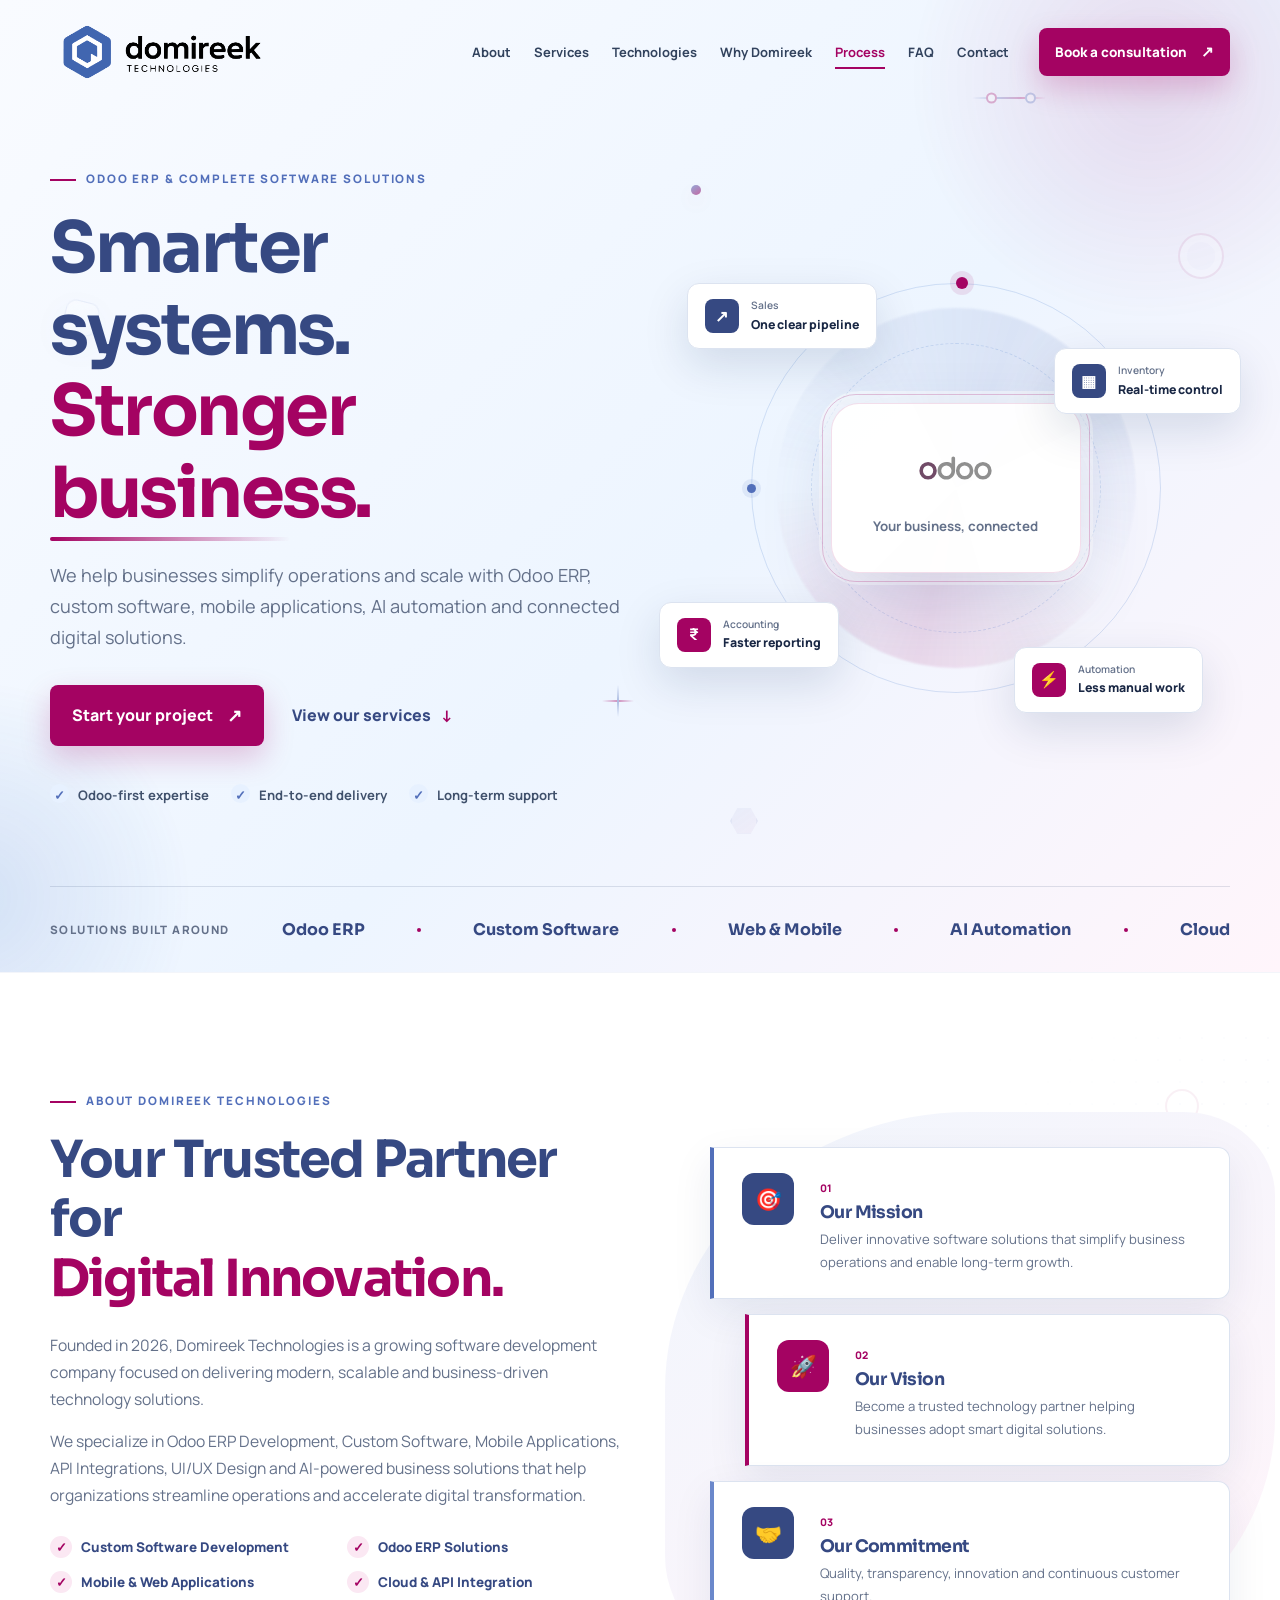
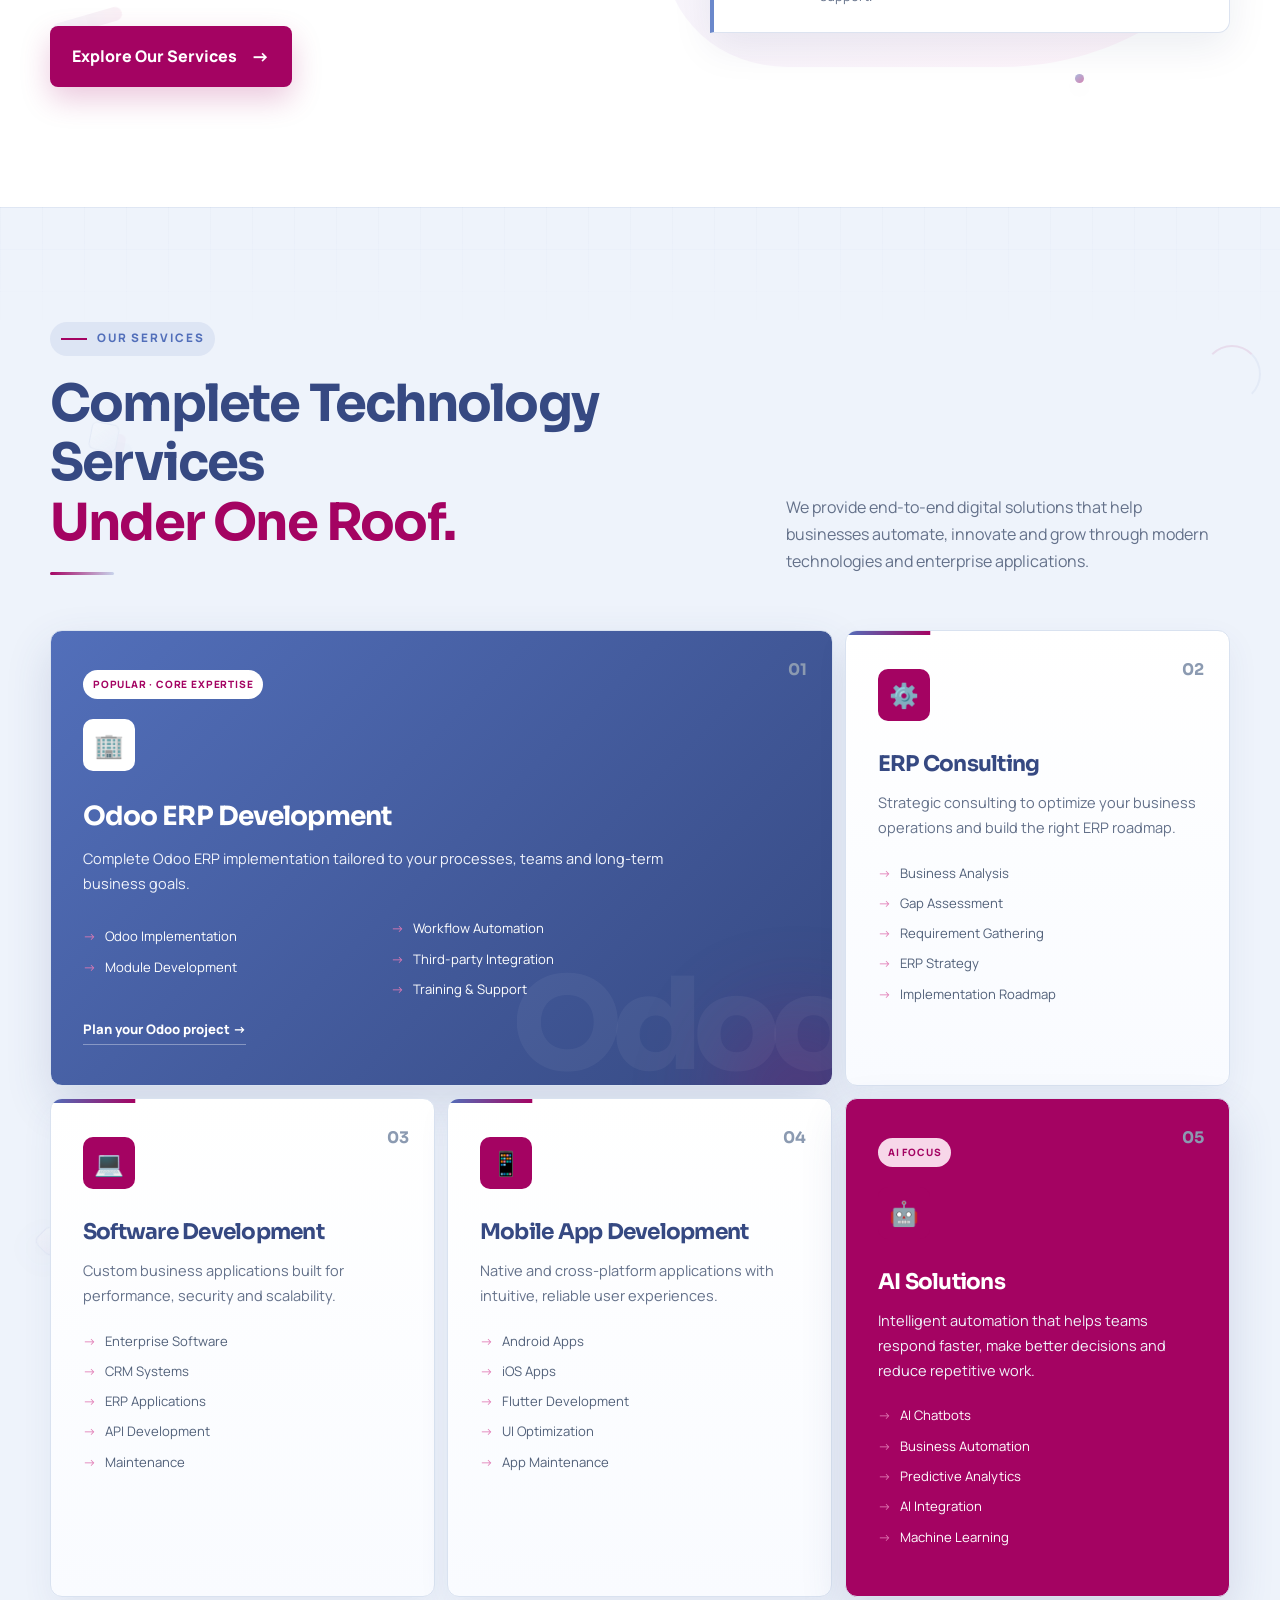
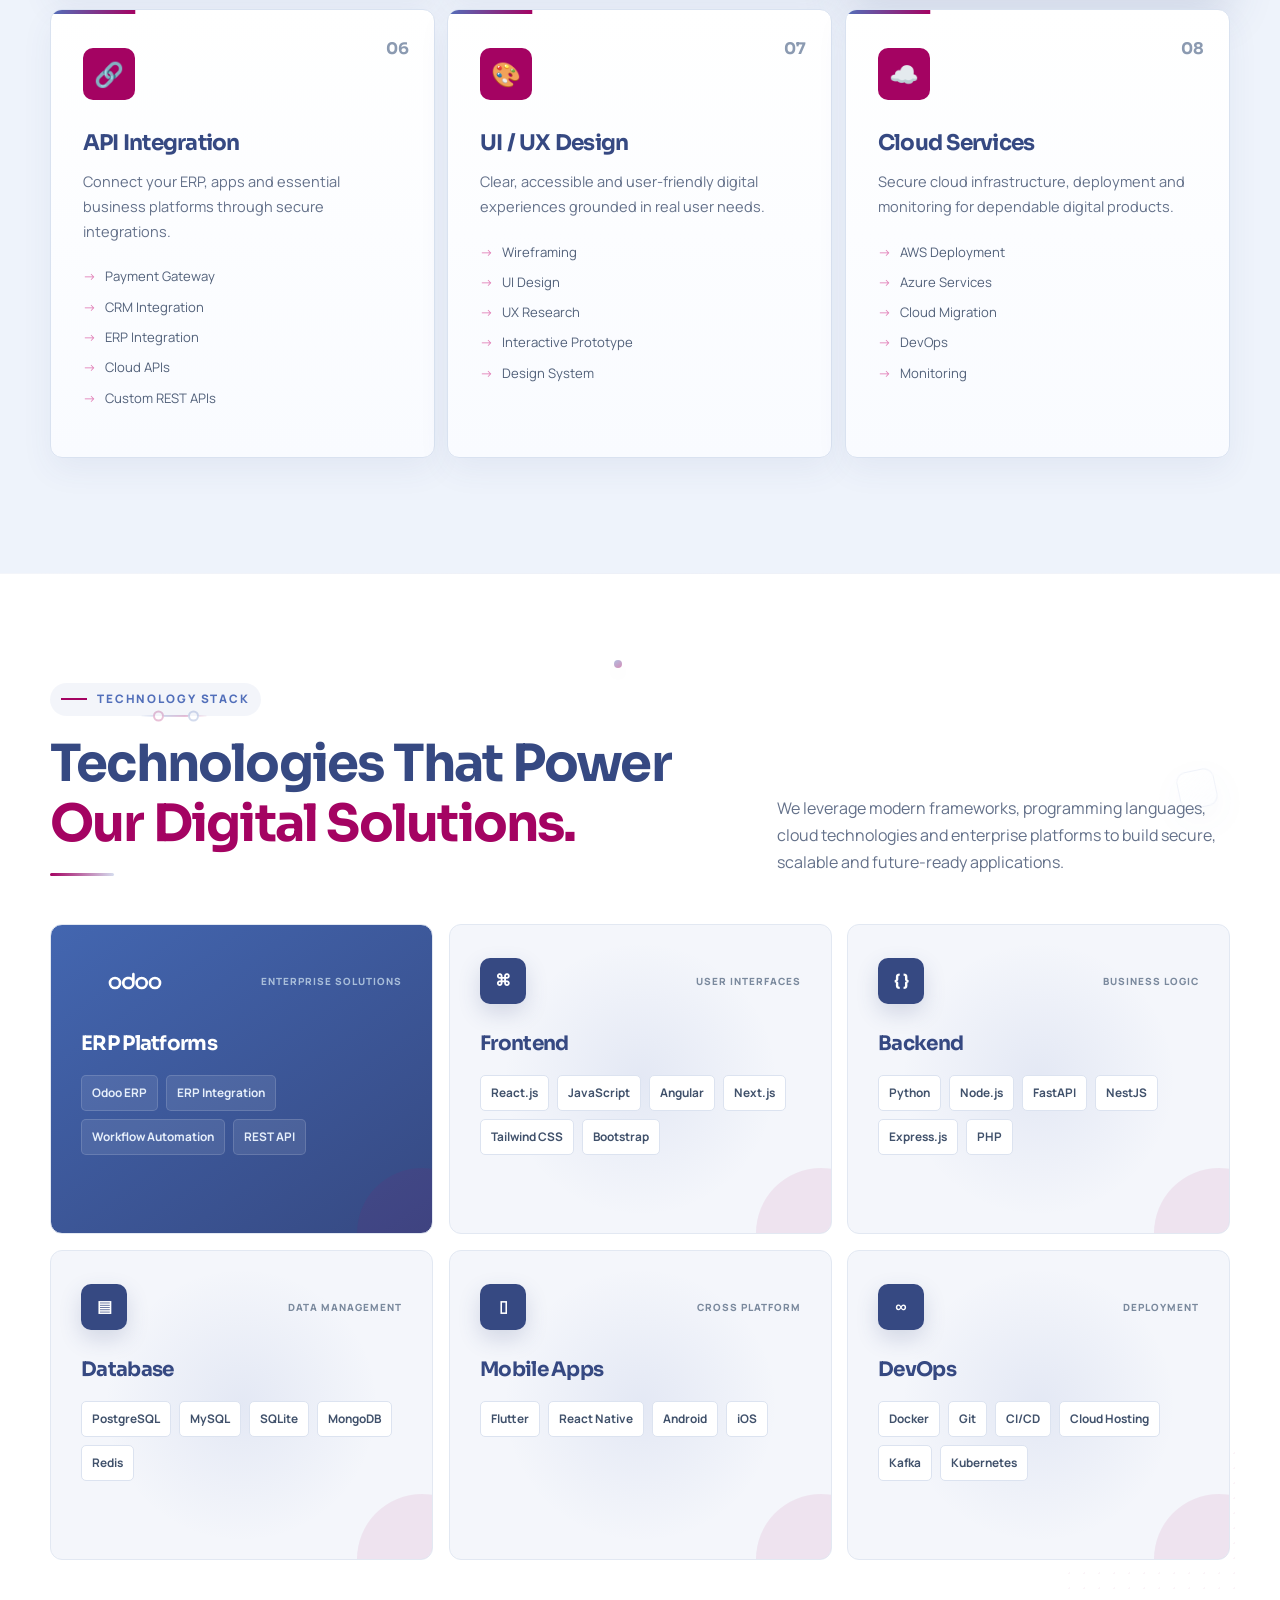
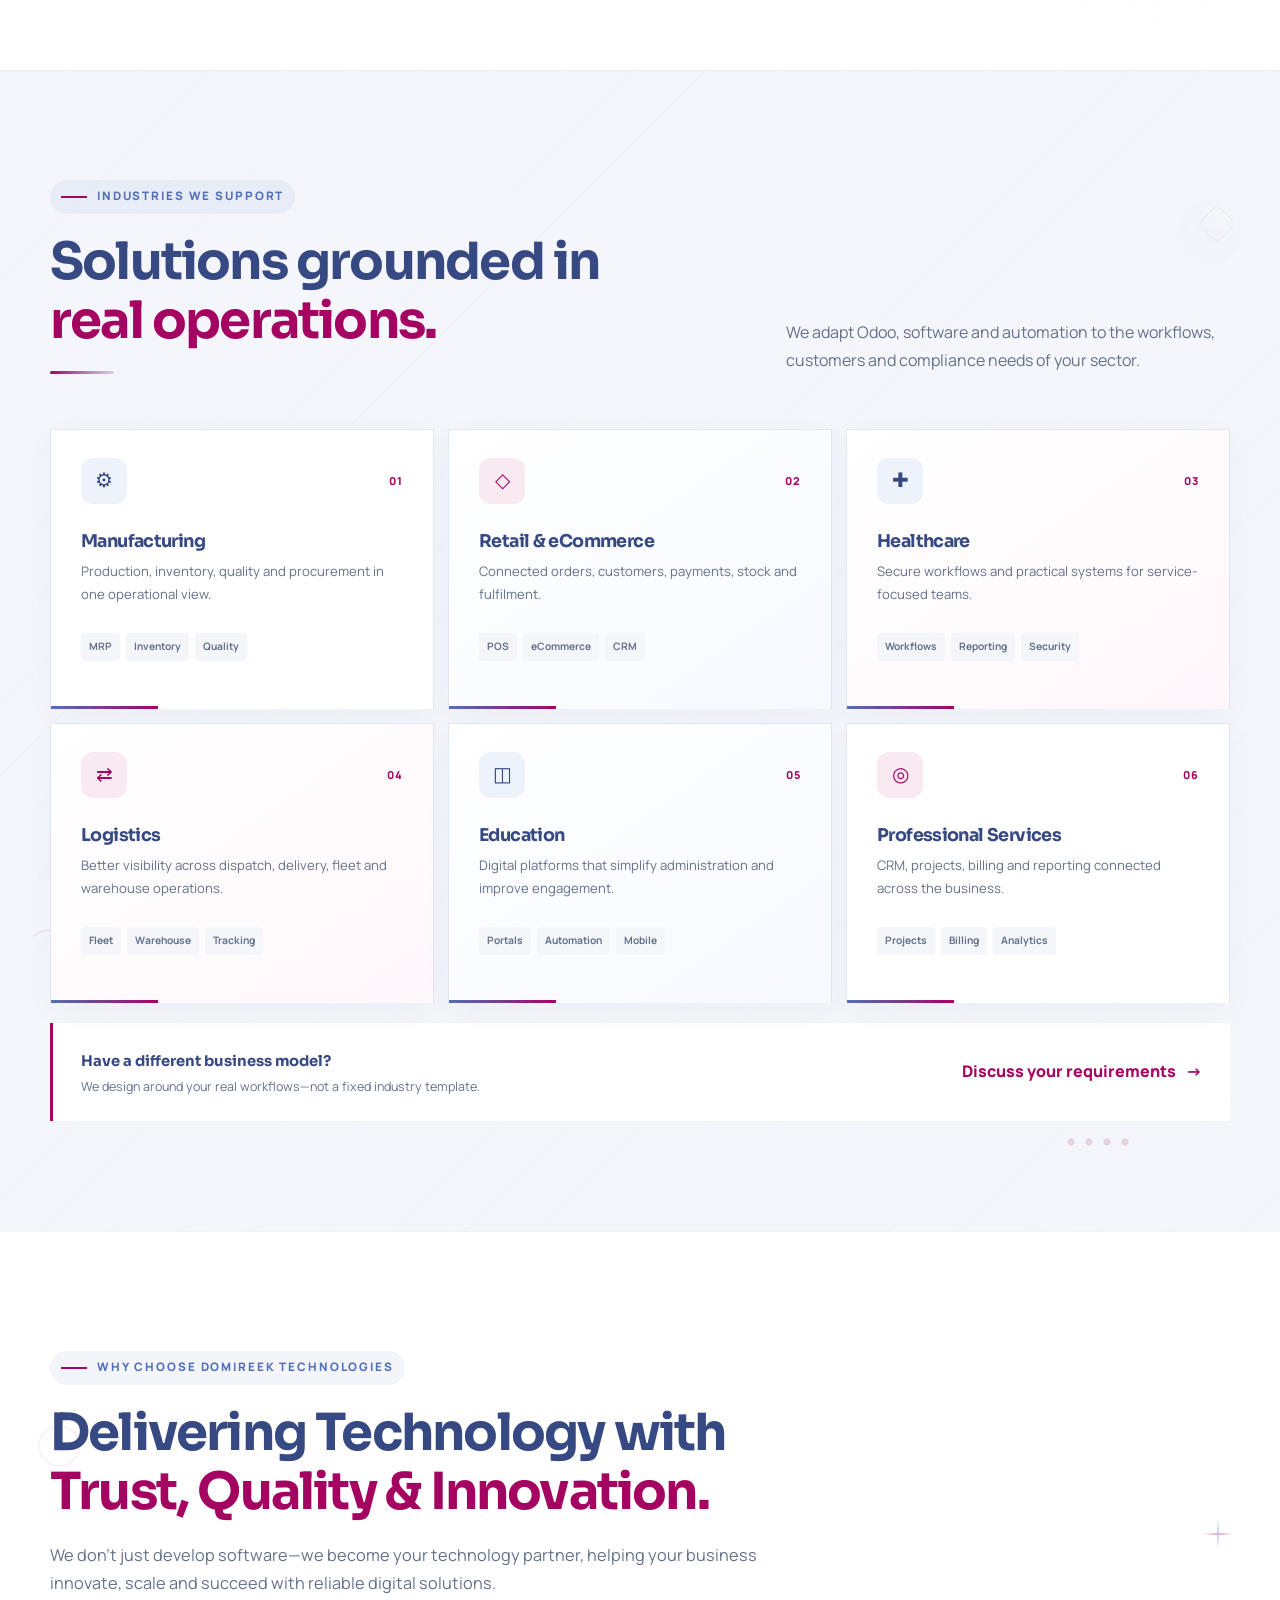
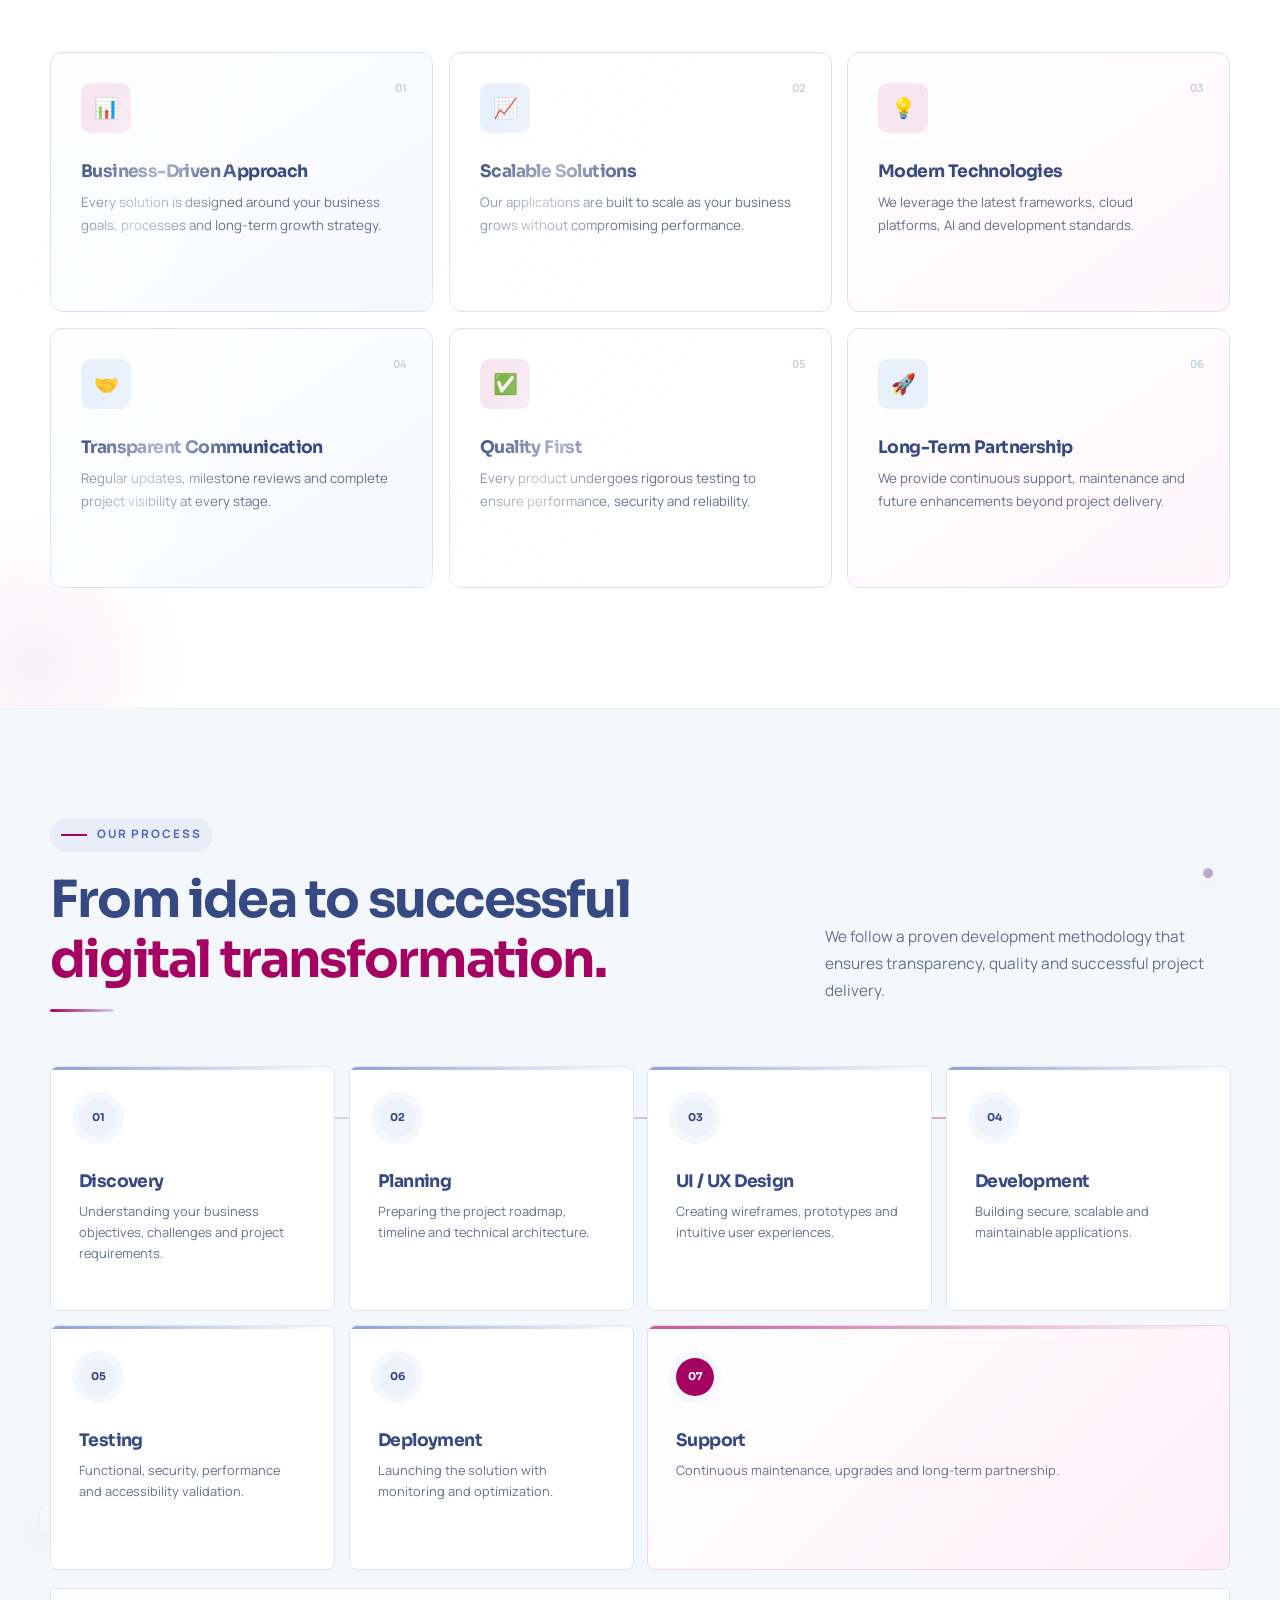
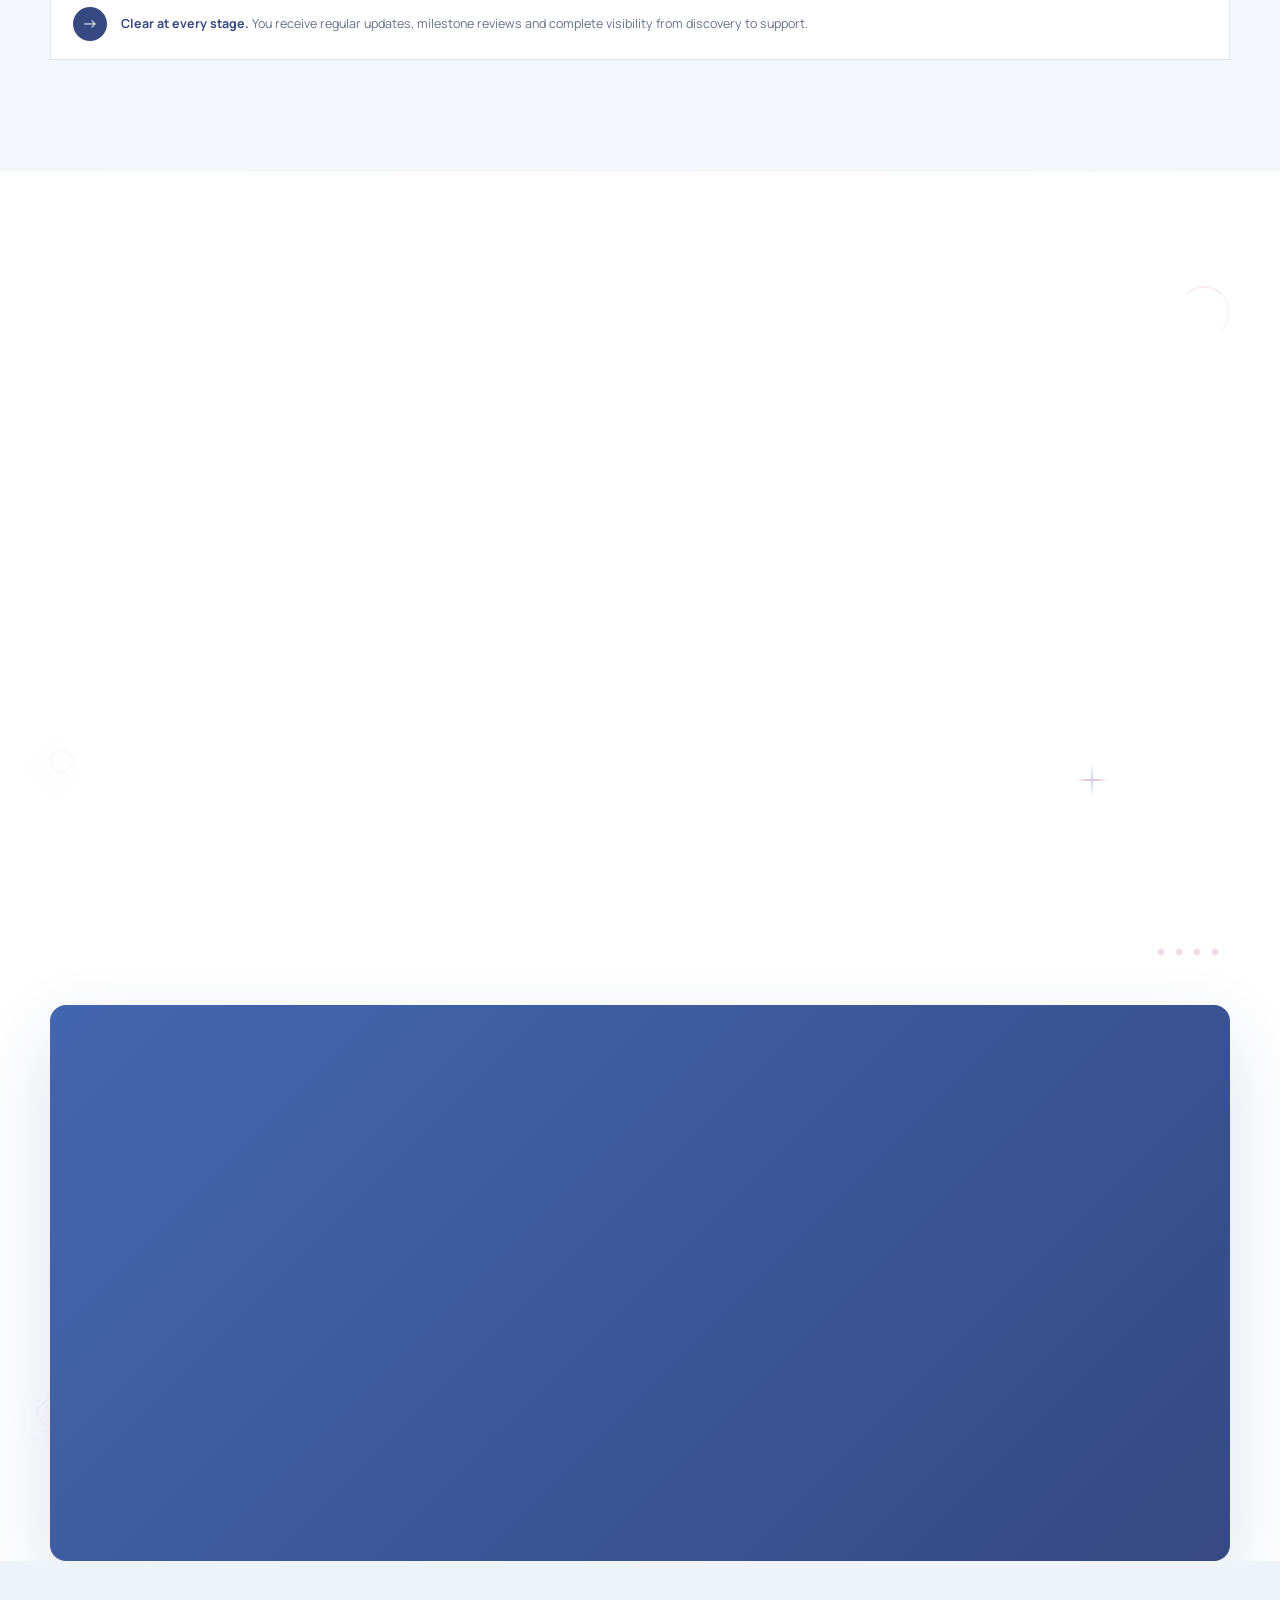
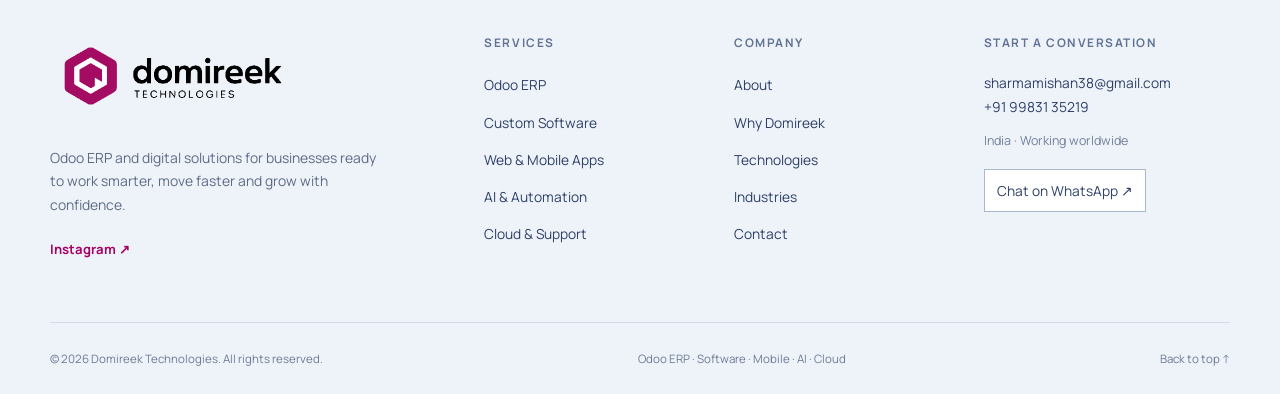
<file: index.html>
<!doctype html>
<html lang="en">
<head>
  <meta charset="utf-8">
  <meta name="viewport" content="width=device-width, initial-scale=1">
  <meta name="google-site-verification" content="Sfwz2H86d2dQ1VcdJhQ1GQUi0Bt3A1uH0pKvh_8rnxA">
  <title>Odoo ERP & Software Development Company | Domireek</title>
  <meta name="description" content="Domireek Technologies delivers Odoo ERP, custom software, web and mobile apps, AI automation, API integration and cloud solutions for growing businesses.">
  <meta name="author" content="Mishan Sharma">
  <meta name="creator" content="Mishan Sharma">
  <meta name="robots" content="index, follow, max-image-preview:large">
  <meta name="theme-color" content="#4366b0">
  <link rel="canonical" href="https://domireek-technologies.vercel.app/">
  <meta property="og:type" content="website">
  <meta property="og:title" content="Odoo ERP & Complete Software Solutions | Domireek Technologies">
  <meta property="og:description" content="Odoo-first ERP expertise with custom software, mobile apps, AI automation, integrations and cloud services under one roof.">
  <meta property="og:url" content="https://domireek-technologies.vercel.app/">
  <meta property="og:image" content="https://domireek-technologies.vercel.app/assets/logo.png">
  <meta name="twitter:card" content="summary_large_image">
  <link rel="icon" href="https://domireek-technologies.vercel.app/favicon.png" type="image/png" sizes="4500x4500">
  <link rel="shortcut icon" href="https://domireek-technologies.vercel.app/favicon.png" type="image/png">
  <link rel="apple-touch-icon" href="https://domireek-technologies.vercel.app/favicon.png">
  <link rel="preconnect" href="https://fonts.googleapis.com">
  <link rel="preconnect" href="https://fonts.gstatic.com" crossorigin>
  <link href="https://fonts.googleapis.com/css2?family=Manrope:wght@400;500;600;700;800&family=Sora:wght@600;700;800&display=swap" rel="stylesheet">
  <link rel="stylesheet" href="style.css">
  <script type="application/ld+json">
  {"@context":"https://schema.org","@graph":[{"@type":["Organization","ProfessionalService"],"@id":"https://domireek-technologies.vercel.app/#organization","name":"Domireek Technologies","url":"https://domireek-technologies.vercel.app/","logo":{"@type":"ImageObject","url":"https://domireek-technologies.vercel.app/assets/domireek-wordmark.png"},"founder":{"@id":"https://domireek-technologies.vercel.app/#mishan-sharma"},"description":"Odoo ERP, custom software, mobile app, AI automation, API integration and cloud development services.","areaServed":"Worldwide","email":"sharmamishan38@gmail.com","telephone":"+91-99831-35219","sameAs":["https://www.instagram.com/domireek/"],"knowsAbout":["Odoo ERP","Odoo Development","ERP Consulting","Custom Software","Mobile Applications","Artificial Intelligence","Python","PostgreSQL"]},{"@type":"Person","@id":"https://domireek-technologies.vercel.app/#mishan-sharma","name":"Mishan Sharma","url":"https://domireek-technologies.vercel.app/","image":"https://domireek-technologies.vercel.app/assets/profile.png","jobTitle":"Founder and Software Developer","worksFor":{"@id":"https://domireek-technologies.vercel.app/#organization"},"knowsAbout":["Odoo ERP Development","Python","Software Development","ERP Consulting","API Integration","Artificial Intelligence"]}]}
  </script>
</head>
<body>
  <a class="skip-link" href="#main">Skip to content</a>
  <div class="scroll-progress" aria-hidden="true"></div>
  <div class="cursor-orbit" aria-hidden="true"></div>
  <header class="site-header" id="top">
    <div class="container nav-wrap">
      <a class="brand" href="#top" aria-label="Domireek Technologies home"><img src="assets/domireek-wordmark.png" alt="Domireek Technologies" width="4500" height="4500"></a>
      <nav aria-label="Main navigation">
        <ul class="nav-links" id="nav-menu">
          <li><a href="#about">About</a></li>
          <li><a href="#services">Services</a></li>
          <li><a href="#technologies">Technologies</a></li>
          <li><a href="#why-us">Why Domireek</a></li>
          <li><a href="#process">Process</a></li>
          <li><a href="#faq">FAQ</a></li>
          <li><a href="#contact">Contact</a></li>
        </ul>
      </nav>
      <a class="button button-small nav-cta" href="#contact">Book a consultation <span>↗</span></a>
      <button class="menu-toggle" type="button" aria-label="Open navigation" aria-controls="nav-menu" aria-expanded="false"><span></span><span></span><span></span></button>
    </div>
  </header>

  <main id="main">
    <section class="hero" aria-labelledby="hero-title">
      <div class="hero-glow glow-one"></div><div class="hero-glow glow-two"></div>
      <div class="container hero-grid">
        <div class="hero-copy">
          <p class="eyebrow"><span></span> Odoo ERP & Complete Software Solutions</p>
          <h1 id="hero-title">Smarter systems. <em>Stronger business.</em></h1>
          <p class="hero-lead">We help businesses simplify operations and scale with Odoo ERP, custom software, mobile applications, AI automation and connected digital solutions.</p>
          <div class="hero-actions">
            <a class="button" href="#contact">Start your project <span>↗</span></a>
            <a class="text-link" href="#services">View our services <span>↓</span></a>
          </div>
          <ul class="trust-list" aria-label="Service benefits">
            <li><span>✓</span> Odoo-first expertise</li><li><span>✓</span> End-to-end delivery</li><li><span>✓</span> Long-term support</li>
          </ul>
        </div>
        <div class="hero-visual" aria-label="Connected Odoo business applications">
          <div class="orbit orbit-one"></div><div class="orbit orbit-two"></div>
          <div class="odoo-core"><img src="assets/odoo_logo.svg" alt="Odoo" width="200" height="70"><small>Your business, connected</small></div>
          <div class="float-card card-sales"><b>↗</b><span><small>Sales</small>One clear pipeline</span></div>
          <div class="float-card card-inventory"><b>▦</b><span><small>Inventory</small>Real-time control</span></div>
          <div class="float-card card-accounting"><b>₹</b><span><small>Accounting</small>Faster reporting</span></div>
          <div class="float-card card-automation"><b>⚡</b><span><small>Automation</small>Less manual work</span></div>
          <div class="mobile-module-slider" aria-label="Odoo business modules">
            <div class="module-track">
              <div class="module-slide"><b>↗</b><span><small>Sales</small>One clear pipeline</span></div>
              <div class="module-slide"><b>▦</b><span><small>Inventory</small>Real-time control</span></div>
              <div class="module-slide"><b>₹</b><span><small>Accounting</small>Faster reporting</span></div>
              <div class="module-slide"><b>⚡</b><span><small>Automation</small>Less manual work</span></div>
            </div>
            <div class="module-dots" aria-label="Choose module"><button class="active" type="button" aria-label="Show Sales"></button><button type="button" aria-label="Show Inventory"></button><button type="button" aria-label="Show Accounting"></button><button type="button" aria-label="Show Automation"></button></div>
          </div>
        </div>
      </div>
      <div class="container hero-strip"><p>Solutions built around</p><span>Odoo ERP</span><i></i><span>Custom Software</span><i></i><span>Web & Mobile</span><i></i><span>AI Automation</span><i></i><span>Cloud</span></div>
    </section>

    <section class="about-section" id="about">
      <div class="container about-layout">
        <div class="about-content"><p class="eyebrow"><span></span> About Domireek Technologies</p><h2>Your Trusted Partner for <em>Digital Innovation.</em></h2><p>Founded in 2026, Domireek Technologies is a growing software development company focused on delivering modern, scalable and business-driven technology solutions.</p><p>We specialize in Odoo ERP Development, Custom Software, Mobile Applications, API Integrations, UI/UX Design and AI-powered business solutions that help organizations streamline operations and accelerate digital transformation.</p><ul class="about-checks"><li><span>✓</span>Custom Software Development</li><li><span>✓</span>Odoo ERP Solutions</li><li><span>✓</span>Mobile & Web Applications</li><li><span>✓</span>Cloud & API Integration</li></ul><a class="button" href="#services">Explore Our Services <span>→</span></a></div>
        <div class="about-values"><article><div class="value-icon">🎯</div><div><span>01</span><h3>Our Mission</h3><p>Deliver innovative software solutions that simplify business operations and enable long-term growth.</p></div></article><article><div class="value-icon">🚀</div><div><span>02</span><h3>Our Vision</h3><p>Become a trusted technology partner helping businesses adopt smart digital solutions.</p></div></article><article><div class="value-icon">🤝</div><div><span>03</span><h3>Our Commitment</h3><p>Quality, transparency, innovation and continuous customer support.</p></div></article></div>
      </div>
    </section>

    <section class="services" id="services" aria-labelledby="services-title">
      <div class="container">
        <div class="section-head"><div><p class="eyebrow light"><span></span> Our services</p><h2 id="services-title">Complete Technology Services <em>Under One Roof.</em></h2></div><p>We provide end-to-end digital solutions that help businesses automate, innovate and grow through modern technologies and enterprise applications.</p></div>
        <div class="service-grid">
          <article class="service-card featured odoo-service"><span class="service-badge">Popular · Core Expertise</span><div class="service-number">01</div><div class="service-icon">🏢</div><h3>Odoo ERP Development</h3><p>Complete Odoo ERP implementation tailored to your processes, teams and long-term business goals.</p><ul><li>Odoo Implementation</li><li>Module Development</li><li>Workflow Automation</li><li>Third-party Integration</li><li>Training & Support</li></ul><a class="service-link" href="#contact">Plan your Odoo project →</a></article>
          <article class="service-card"><div class="service-number">02</div><div class="service-icon">⚙️</div><h3>ERP Consulting</h3><p>Strategic consulting to optimize your business operations and build the right ERP roadmap.</p><ul><li>Business Analysis</li><li>Gap Assessment</li><li>Requirement Gathering</li><li>ERP Strategy</li><li>Implementation Roadmap</li></ul></article>
          <article class="service-card"><div class="service-number">03</div><div class="service-icon">💻</div><h3>Software Development</h3><p>Custom business applications built for performance, security and scalability.</p><ul><li>Enterprise Software</li><li>CRM Systems</li><li>ERP Applications</li><li>API Development</li><li>Maintenance</li></ul></article>
          <article class="service-card"><div class="service-number">04</div><div class="service-icon">📱</div><h3>Mobile App Development</h3><p>Native and cross-platform applications with intuitive, reliable user experiences.</p><ul><li>Android Apps</li><li>iOS Apps</li><li>Flutter Development</li><li>UI Optimization</li><li>App Maintenance</li></ul></article>
          <article class="service-card ai-service"><span class="service-badge">AI Focus</span><div class="service-number">05</div><div class="service-icon">🤖</div><h3>AI Solutions</h3><p>Intelligent automation that helps teams respond faster, make better decisions and reduce repetitive work.</p><ul><li>AI Chatbots</li><li>Business Automation</li><li>Predictive Analytics</li><li>AI Integration</li><li>Machine Learning</li></ul></article>
          <article class="service-card"><div class="service-number">06</div><div class="service-icon">🔗</div><h3>API Integration</h3><p>Connect your ERP, apps and essential business platforms through secure integrations.</p><ul><li>Payment Gateway</li><li>CRM Integration</li><li>ERP Integration</li><li>Cloud APIs</li><li>Custom REST APIs</li></ul></article>
          <article class="service-card"><div class="service-number">07</div><div class="service-icon">🎨</div><h3>UI / UX Design</h3><p>Clear, accessible and user-friendly digital experiences grounded in real user needs.</p><ul><li>Wireframing</li><li>UI Design</li><li>UX Research</li><li>Interactive Prototype</li><li>Design System</li></ul></article>
          <article class="service-card"><div class="service-number">08</div><div class="service-icon">☁️</div><h3>Cloud Services</h3><p>Secure cloud infrastructure, deployment and monitoring for dependable digital products.</p><ul><li>AWS Deployment</li><li>Azure Services</li><li>Cloud Migration</li><li>DevOps</li><li>Monitoring</li></ul></article>
        </div>
      </div>
    </section>

    <section class="technology" id="technologies">
      <div class="container"><div class="technology-head"><div><p class="eyebrow"><span></span> Technology Stack</p><h2>Technologies That Power <em>Our Digital Solutions.</em></h2></div><p>We leverage modern frameworks, programming languages, cloud technologies and enterprise platforms to build secure, scalable and future-ready applications.</p></div>
        <div class="stack-grid"><article class="stack-card stack-odoo"><div class="stack-heading"><img src="assets/odoo_logo.svg" alt="Odoo" width="120" height="42"><span>Enterprise Solutions</span></div><h3>ERP Platforms</h3><ul><li>Odoo ERP</li><li>ERP Integration</li><li>Workflow Automation</li><li>REST API</li></ul></article><article class="stack-card"><div class="stack-heading"><b>⌘</b><span>User Interfaces</span></div><h3>Frontend</h3><ul><li>React.js</li><li>JavaScript</li><li>Angular</li><li>Next.js</li><li>Tailwind CSS</li><li>Bootstrap</li></ul></article><article class="stack-card"><div class="stack-heading"><b>{ }</b><span>Business Logic</span></div><h3>Backend</h3><ul><li>Python</li><li>Node.js</li><li>FastAPI</li><li>NestJS</li><li>Express.js</li><li>PHP</li></ul></article><article class="stack-card"><div class="stack-heading"><b>▤</b><span>Data Management</span></div><h3>Database</h3><ul><li>PostgreSQL</li><li>MySQL</li><li>SQLite</li><li>MongoDB</li><li>Redis</li></ul></article><article class="stack-card"><div class="stack-heading"><b>▯</b><span>Cross Platform</span></div><h3>Mobile Apps</h3><ul><li>Flutter</li><li>React Native</li><li>Android</li><li>iOS</li></ul></article><article class="stack-card"><div class="stack-heading"><b>∞</b><span>Deployment</span></div><h3>DevOps</h3><ul><li>Docker</li><li>Git</li><li>CI/CD</li><li>Cloud Hosting</li><li>Kafka</li><li>Kubernetes</li></ul></article></div>
      </div>
    </section>

    <section class="industries" id="industries"><div class="container"><div class="section-head dark-text"><div><p class="eyebrow"><span></span> Industries we support</p><h2>Solutions grounded in <em>real operations.</em></h2></div><p>We adapt Odoo, software and automation to the workflows, customers and compliance needs of your sector.</p></div><div class="industry-grid">
      <article><div class="industry-top"><div class="industry-icon" aria-hidden="true">⚙</div><span class="industry-number">01</span></div><h3>Manufacturing</h3><p>Production, inventory, quality and procurement in one operational view.</p><ul class="industry-tags"><li>MRP</li><li>Inventory</li><li>Quality</li></ul></article>
      <article><div class="industry-top"><div class="industry-icon" aria-hidden="true">◇</div><span class="industry-number">02</span></div><h3>Retail & eCommerce</h3><p>Connected orders, customers, payments, stock and fulfilment.</p><ul class="industry-tags"><li>POS</li><li>eCommerce</li><li>CRM</li></ul></article>
      <article><div class="industry-top"><div class="industry-icon" aria-hidden="true">✚</div><span class="industry-number">03</span></div><h3>Healthcare</h3><p>Secure workflows and practical systems for service-focused teams.</p><ul class="industry-tags"><li>Workflows</li><li>Reporting</li><li>Security</li></ul></article>
      <article><div class="industry-top"><div class="industry-icon" aria-hidden="true">⇄</div><span class="industry-number">04</span></div><h3>Logistics</h3><p>Better visibility across dispatch, delivery, fleet and warehouse operations.</p><ul class="industry-tags"><li>Fleet</li><li>Warehouse</li><li>Tracking</li></ul></article>
      <article><div class="industry-top"><div class="industry-icon" aria-hidden="true">◫</div><span class="industry-number">05</span></div><h3>Education</h3><p>Digital platforms that simplify administration and improve engagement.</p><ul class="industry-tags"><li>Portals</li><li>Automation</li><li>Mobile</li></ul></article>
      <article><div class="industry-top"><div class="industry-icon" aria-hidden="true">◎</div><span class="industry-number">06</span></div><h3>Professional Services</h3><p>CRM, projects, billing and reporting connected across the business.</p><ul class="industry-tags"><li>Projects</li><li>Billing</li><li>Analytics</li></ul></article>
    </div><div class="industry-cta"><div><strong>Have a different business model?</strong><p>We design around your real workflows—not a fixed industry template.</p></div><a class="text-link magenta" href="#contact">Discuss your requirements <span>→</span></a></div></div></section>

    <section class="why" id="why-us"><div class="container"><div class="why-heading"><p class="eyebrow"><span></span> Why Choose Domireek Technologies</p><h2>Delivering Technology with <em>Trust, Quality & Innovation.</em></h2><p>We don't just develop software—we become your technology partner, helping your business innovate, scale and succeed with reliable digital solutions.</p></div><div class="why-cards"><article><span class="why-icon">📊</span><b>01</b><h3>Business-Driven Approach</h3><p>Every solution is designed around your business goals, processes and long-term growth strategy.</p></article><article><span class="why-icon">📈</span><b>02</b><h3>Scalable Solutions</h3><p>Our applications are built to scale as your business grows without compromising performance.</p></article><article><span class="why-icon">💡</span><b>03</b><h3>Modern Technologies</h3><p>We leverage the latest frameworks, cloud platforms, AI and development standards.</p></article><article><span class="why-icon">🤝</span><b>04</b><h3>Transparent Communication</h3><p>Regular updates, milestone reviews and complete project visibility at every stage.</p></article><article><span class="why-icon">✅</span><b>05</b><h3>Quality First</h3><p>Every product undergoes rigorous testing to ensure performance, security and reliability.</p></article><article><span class="why-icon">🚀</span><b>06</b><h3>Long-Term Partnership</h3><p>We provide continuous support, maintenance and future enhancements beyond project delivery.</p></article></div></div></section>

    <section class="process" id="process"><div class="container"><div class="process-heading"><div><p class="eyebrow"><span></span> Our Process</p><h2>From idea to successful <em>digital transformation.</em></h2></div><p>We follow a proven development methodology that ensures transparency, quality and successful project delivery.</p></div><ol class="process-grid"><li><b>01</b><h3>Discovery</h3><p>Understanding your business objectives, challenges and project requirements.</p></li><li><b>02</b><h3>Planning</h3><p>Preparing the project roadmap, timeline and technical architecture.</p></li><li><b>03</b><h3>UI / UX Design</h3><p>Creating wireframes, prototypes and intuitive user experiences.</p></li><li><b>04</b><h3>Development</h3><p>Building secure, scalable and maintainable applications.</p></li><li><b>05</b><h3>Testing</h3><p>Functional, security, performance and accessibility validation.</p></li><li><b>06</b><h3>Deployment</h3><p>Launching the solution with monitoring and optimization.</p></li><li><b>07</b><h3>Support</h3><p>Continuous maintenance, upgrades and long-term partnership.</p></li></ol><div class="process-note"><span>→</span><p><strong>Clear at every stage.</strong> You receive regular updates, milestone reviews and complete visibility from discovery to support.</p></div></div></section>

    <section class="faq" id="faq">
      <div class="container faq-grid"><div><p class="eyebrow"><span></span> Frequently asked</p><h2>Questions before you get started.</h2><p>Still deciding what your business needs? Tell us what isn’t working and we’ll help you find the right next step.</p><a class="text-link magenta" href="#contact">Ask us a question <span>→</span></a></div><div class="accordion">
        <details open><summary>What services does Domireek provide?<span>+</span></summary><p>We provide Odoo ERP implementation and customization, custom software, web and mobile applications, API integrations, AI automation, cloud deployment and ongoing technical support.</p></details>
        <details><summary>Can you customize Odoo for our workflows?<span>+</span></summary><p>Yes. We can configure standard Odoo features and develop focused custom modules, reports, approvals and automations where the standard system does not meet your requirements.</p></details>
        <details><summary>Can you migrate data from another ERP?<span>+</span></summary><p>Yes. We plan, clean, map, import and validate data from legacy ERPs, spreadsheets or older Odoo versions to reduce risk and disruption.</p></details>
        <details><summary>Do you provide support after launch?<span>+</span></summary><p>Yes. We offer ongoing troubleshooting, monitoring, performance improvements, user support and new feature development after go-live.</p></details>
        <details><summary>Can you build solutions outside Odoo?<span>+</span></summary><p>Yes. Odoo is our main ERP specialization, but we also develop custom web platforms, mobile apps, APIs, AI solutions and cloud infrastructure as standalone products or connected to Odoo.</p></details>
      </div></div>
    </section>

    <section class="contact" id="contact">
      <div class="container contact-card"><div class="contact-copy"><p class="eyebrow light"><span></span> Let’s build something useful</p><h2>Ready to move your business forward?</h2><p>Share your Odoo, software, mobile or automation goals. We’ll respond within one business day with practical next steps.</p><div class="contact-details"><a href="mailto:sharmamishan38@gmail.com"><span>✉</span><small>Email us</small><strong>sharmamishan38@gmail.com</strong></a><a href="tel:+919983135219"><span>☎</span><small>Call us</small><strong>+91 99831 35219</strong></a></div></div>
        <form class="contact-form" id="contact-form"><label for="name">Your name</label><input id="name" name="name" type="text" autocomplete="name" placeholder="Full name" required><label for="email">Work email</label><input id="email" name="email" type="email" autocomplete="email" placeholder="you@company.com" required><label for="message">How can we help?</label><textarea id="message" name="message" rows="4" placeholder="Tell us about your project or business challenge" required></textarea><button class="button" type="submit">Start the conversation <span>↗</span></button><p class="form-note" aria-live="polite">No spam. Just a thoughtful reply within one business day.</p></form>
      </div>
    </section>
  </main>

  <footer class="footer">
    <div class="container"><div class="footer-main"><div class="footer-brand"><img src="assets/domireek-wordmark-accent.png" alt="Domireek Technologies" width="4500" height="4500"><p>Odoo ERP and digital solutions for businesses ready to work smarter, move faster and grow with confidence.</p><a href="https://www.instagram.com/domireek/" target="_blank" rel="noopener noreferrer" aria-label="Domireek on Instagram">Instagram ↗</a></div><div><h2>Services</h2><ul><li><a href="#services">Odoo ERP</a></li><li><a href="#services">Custom Software</a></li><li><a href="#services">Web & Mobile Apps</a></li><li><a href="#services">AI & Automation</a></li><li><a href="#services">Cloud & Support</a></li></ul></div><div><h2>Company</h2><ul><li><a href="#about">About</a></li><li><a href="#why-us">Why Domireek</a></li><li><a href="#technologies">Technologies</a></li><li><a href="#industries">Industries</a></li><li><a href="#contact">Contact</a></li></ul></div><div class="footer-contact"><h2>Start a conversation</h2><a href="mailto:sharmamishan38@gmail.com">sharmamishan38@gmail.com</a><a href="tel:+919983135219">+91 99831 35219</a><p>India · Working worldwide</p><a class="footer-button" href="https://wa.me/919983135219" target="_blank" rel="noopener noreferrer">Chat on WhatsApp ↗</a></div></div><div class="footer-bottom"><p>© 2026 Domireek Technologies. All rights reserved.</p><p>Odoo ERP · Software · Mobile · AI · Cloud</p><a href="#top">Back to top ↑</a></div></div>
  </footer>
  <script src="script.js"></script>
</body>
</html>
</file>
<file: style.css>
:root{--navy:#364982;--navy-2:#4366b0;--blue:#526fba;--magenta:#a40362;--magenta-dark:#84034f;--ink:#192744;--muted:#64718a;--pale:#f4f6fb;--line:#dce3f0;--white:#fff;--heading:"Sora",sans-serif;--body:"Manrope",sans-serif;--shadow:0 24px 70px rgba(54,73,130,.12)}
*{box-sizing:border-box;margin:0;padding:0}html{scroll-behavior:smooth;scroll-padding-top:100px}body{font-family:var(--body);color:var(--ink);background:#fff;line-height:1.7;overflow-x:hidden}a{color:inherit;text-decoration:none}ul{list-style:none}img{display:block;max-width:100%}button,input,textarea{font:inherit}.container{width:min(1180px,calc(100% - 40px));margin-inline:auto}.skip-link{position:fixed;left:16px;top:-60px;z-index:9999;background:var(--magenta);color:white;padding:10px 16px;border-radius:8px}.skip-link:focus{top:12px}
h1,h2,h3{font-family:var(--heading);letter-spacing:-.035em;line-height:1.16}h2{font-size:clamp(2rem,4vw,3.25rem)}p{color:var(--muted)}.eyebrow{display:flex;align-items:center;gap:10px;color:var(--blue);text-transform:uppercase;font-size:.73rem;font-weight:800;letter-spacing:.16em;margin-bottom:18px}.eyebrow>span{width:26px;height:2px;background:var(--magenta)}.eyebrow.light{color:#d7e7ff}.eyebrow.light>span{background:#f4a8d1}.button{display:inline-flex;align-items:center;justify-content:center;gap:14px;background:var(--magenta);color:#fff;border:0;border-radius:8px;padding:15px 22px;font-weight:800;cursor:pointer;box-shadow:0 12px 30px rgba(164,3,98,.22);transition:.25s}.button:hover{background:var(--magenta-dark);transform:translateY(-2px)}.button span{font-size:1.15em}.button-small{padding:11px 16px;font-size:.84rem}.text-link{display:inline-flex;gap:10px;align-items:center;font-weight:800;color:var(--navy)}.text-link span{color:var(--magenta);transition:.2s}.text-link:hover span{transform:translateX(4px)}.text-link.magenta{color:var(--magenta)}
.site-header{position:fixed;z-index:1000;top:0;left:0;right:0;padding-top:14px;transition:.25s}.site-header.scrolled{padding-top:0;background:rgba(255,255,255,.94);box-shadow:0 8px 30px rgba(8,38,83,.08);backdrop-filter:blur(14px)}.nav-wrap{height:76px;display:flex;align-items:center;gap:30px}.brand{position:relative;width:220px;height:72px;overflow:hidden;margin-right:auto;flex:0 0 220px}.brand img{position:absolute;max-width:none;width:300px;height:300px;object-fit:contain;left:-38px;top:-114px}.nav-links{display:flex;align-items:center;gap:23px}.nav-links a{font-size:.81rem;font-weight:700;color:#31425d}.nav-links a:hover{color:var(--magenta)}.menu-toggle{display:none;border:0;background:transparent;width:44px;height:44px}.menu-toggle span{display:block;width:24px;height:2px;background:var(--navy);margin:5px auto;transition:.2s}
.hero{position:relative;min-height:800px;padding:170px 0 0;background:linear-gradient(135deg,#f9fbff 0%,#edf5ff 56%,#fff5fb 100%);overflow:hidden}.hero-grid{display:grid;grid-template-columns:1.02fr .98fr;align-items:center;gap:60px;position:relative;z-index:2}.hero-copy h1{font-size:clamp(3rem,5.5vw,5.15rem);color:var(--navy);max-width:760px}.hero-copy h1 em{display:block;color:var(--magenta);font-style:normal}.hero-lead{font-size:1.13rem;max-width:650px;margin:26px 0 32px}.hero-actions{display:flex;align-items:center;gap:28px}.trust-list{display:flex;flex-wrap:wrap;gap:22px;margin-top:38px;color:#40516c;font-size:.82rem;font-weight:700}.trust-list span{display:inline-grid;place-items:center;width:19px;height:19px;border-radius:50%;background:#e7f1ff;color:var(--blue);margin-right:6px}.hero-glow{position:absolute;border-radius:50%;filter:blur(1px)}.glow-one{width:500px;height:500px;background:radial-gradient(circle,rgba(164,3,98,.11),transparent 68%);right:-120px;top:-170px}.glow-two{width:450px;height:450px;background:radial-gradient(circle,rgba(23,88,184,.13),transparent 68%);left:-250px;bottom:-150px}.hero-visual{height:500px;position:relative;display:grid;place-items:center}.orbit{position:absolute;border:1px solid rgba(23,88,184,.15);border-radius:50%}.orbit-one{width:410px;height:410px}.orbit-two{width:290px;height:290px;border-style:dashed}.odoo-core{position:relative;z-index:2;width:250px;height:170px;background:rgba(255,255,255,.95);border:1px solid rgba(164,3,98,.13);border-radius:28px;box-shadow:var(--shadow);display:flex;flex-direction:column;align-items:center;justify-content:center;gap:18px}.odoo-core img{width:160px;height:58px;object-fit:contain}.odoo-core small{color:var(--muted);font-weight:700}.float-card{position:absolute;z-index:3;display:flex;align-items:center;gap:12px;background:#fff;padding:13px 17px;border:1px solid var(--line);border-radius:12px;box-shadow:0 16px 45px rgba(8,38,83,.13);animation:float 5s ease-in-out infinite}.float-card b{display:grid;place-items:center;width:34px;height:34px;border-radius:8px;color:#fff;background:var(--navy);font-size:1rem}.float-card span{display:flex;flex-direction:column;color:var(--ink);font-size:.77rem;font-weight:800}.float-card small{color:var(--muted);font-size:.64rem;font-weight:600}.card-sales{left:1%;top:9%}.card-inventory{right:-2%;top:22%;animation-delay:-1s}.card-accounting{left:-4%;bottom:14%;animation-delay:-2s}.card-automation{right:5%;bottom:5%;animation-delay:-3s}.card-automation b,.card-accounting b{background:var(--magenta)}@keyframes float{50%{transform:translateY(-8px)}}.hero-strip{min-height:86px;margin-top:80px;border-top:1px solid rgba(8,38,83,.12);display:flex;align-items:center;justify-content:space-between;gap:20px}.hero-strip p{font-size:.72rem;text-transform:uppercase;letter-spacing:.12em;font-weight:800}.hero-strip span{font-family:var(--heading);font-weight:700;color:var(--navy)}.hero-strip i{width:4px;height:4px;border-radius:50%;background:var(--magenta)}
.intro{padding:115px 0}.intro-grid{display:grid;grid-template-columns:1fr 1fr;gap:100px}.intro h2{color:var(--navy)}.intro-copy{padding-top:35px}.intro-copy>p{font-size:1.05rem;margin-bottom:18px}.intro-copy .text-link{margin-top:12px}
.services{padding:115px 0;background:var(--navy);color:#fff}.section-head{display:grid;grid-template-columns:1.2fr .8fr;align-items:end;gap:70px;margin-bottom:55px}.section-head h2{color:#fff;max-width:650px}.section-head>p{color:#b7c8df;max-width:440px}.service-grid{display:grid;grid-template-columns:repeat(3,1fr);border-top:1px solid rgba(255,255,255,.14);border-left:1px solid rgba(255,255,255,.14)}.service-card{position:relative;padding:38px 32px 40px;min-height:390px;border-right:1px solid rgba(255,255,255,.14);border-bottom:1px solid rgba(255,255,255,.14);transition:.25s;overflow:hidden}.service-card:hover,.service-card.featured{background:var(--navy-2)}.service-card:hover{transform:translateY(-3px)}.service-card:after{content:"";position:absolute;inset:auto -40px -80px auto;width:150px;height:150px;border-radius:50%;background:rgba(164,3,98,.24);filter:blur(45px);opacity:0;transition:.25s}.service-card:hover:after,.service-card.featured:after{opacity:1}.service-number{position:absolute;right:25px;top:25px;color:#6681a8;font-family:var(--heading);font-weight:700}.service-icon{display:grid;place-items:center;width:52px;height:52px;border-radius:10px;background:var(--magenta);font-size:1.5rem;margin-bottom:30px}.service-card h3{font-size:1.35rem;color:#fff;margin-bottom:14px}.service-card p{color:#aec0d9;font-size:.91rem;margin-bottom:22px}.service-card li{color:#dce7f7;font-size:.82rem;margin:8px 0}.service-card li:before{content:"→";color:#e17ab4;margin-right:9px}
.services .section-head h2 em{display:block;color:#ffd1e9;font-style:normal}.service-card.odoo-service{grid-column:span 2;background:linear-gradient(135deg,#526fba,#364982)}.service-card.odoo-service:before{content:"Odoo";position:absolute;right:-15px;bottom:-50px;font-family:var(--heading);font-weight:800;font-size:8rem;color:rgba(255,255,255,.05);letter-spacing:-.08em}.service-card.ai-service{background:linear-gradient(145deg,#7d2a61,#a40362)}.service-badge{position:relative;z-index:2;display:inline-flex;width:max-content;padding:6px 10px;border-radius:50px;background:#fff;color:var(--magenta);font-size:.63rem;font-weight:800;letter-spacing:.08em;text-transform:uppercase;margin-bottom:20px}.service-card.ai-service .service-badge{background:#f7d7e9}.service-card.odoo-service .service-icon{background:#fff;color:var(--magenta)}.service-link{position:relative;z-index:2;display:inline-flex;margin-top:18px;color:#fff;font-size:.82rem;font-weight:800;border-bottom:1px solid rgba(255,255,255,.35);padding-bottom:3px}.service-link:hover{color:#f4a8d1}.odoo-service h3{font-size:1.65rem}.odoo-service p{max-width:620px}.odoo-service ul{columns:2;max-width:600px}
.technology{padding:110px 0;background:#fff}.technology-head{display:grid;grid-template-columns:1fr .7fr;gap:80px;align-items:end;margin-bottom:48px}.technology-head h2{color:var(--navy)}.technology-head>p{max-width:440px}.tech-list{display:grid;grid-template-columns:2fr repeat(2,1fr);border-left:1px solid var(--line);border-top:1px solid var(--line)}.tech-list article{min-height:170px;padding:28px;border-right:1px solid var(--line);border-bottom:1px solid var(--line);display:flex;flex-direction:column;justify-content:flex-end;transition:.25s}.tech-list article:hover{background:var(--pale)}.tech-list article>b{display:grid;place-items:center;width:42px;height:42px;border-radius:8px;background:#eaf1fb;color:var(--blue);margin-bottom:20px;font-family:var(--heading)}.tech-list strong{font-family:var(--heading);color:var(--navy)}.tech-list span{font-size:.75rem;color:var(--muted)}.tech-list .tech-primary{grid-row:span 2;justify-content:center;background:linear-gradient(145deg,#f7faff,#fff4fa);padding:45px}.tech-primary img{width:190px;margin-bottom:30px}.tech-primary div{display:flex;flex-direction:column}.tech-primary strong{font-size:1.15rem;margin-bottom:5px}
.industries{padding:110px 0;background:var(--pale)}.industry-grid{display:grid;grid-template-columns:repeat(3,1fr);gap:16px}.industry-grid article{background:#fff;padding:30px;min-height:190px;border-bottom:3px solid transparent;transition:.25s}.industry-grid article:hover{transform:translateY(-4px);border-color:var(--magenta);box-shadow:0 15px 35px rgba(8,38,83,.08)}.industry-grid span{color:var(--magenta);font-size:.7rem;font-weight:800}.industry-grid h3{font-size:1.08rem;color:var(--navy);margin:28px 0 9px}.industry-grid p{font-size:.83rem}
.why{padding:120px 0;background:#fff}.why-grid{display:grid;grid-template-columns:.9fr 1.1fr;gap:100px;align-items:center}.why-panel{position:relative;min-height:480px;border-radius:6px;background:linear-gradient(145deg,var(--blue),var(--navy));padding:44px;color:#fff;overflow:hidden}.why-panel:before{content:"";position:absolute;width:310px;height:310px;border:55px solid rgba(255,255,255,.07);border-radius:50%;right:-125px;top:-90px}.why-panel:after{content:"";position:absolute;width:210px;height:210px;border:45px solid rgba(164,3,98,.65);border-radius:50%;left:-95px;bottom:-120px}.mini-label{text-transform:uppercase;letter-spacing:.14em;font-weight:800;color:#cce0ff;font-size:.7rem}.metric{position:absolute;left:44px;bottom:110px;display:flex;align-items:center;gap:20px;z-index:2}.metric strong{font-family:var(--heading);font-size:8rem;line-height:.8;color:#fff}.metric span{max-width:180px;font-weight:700}.mini-flow{position:absolute;bottom:34px;left:44px;right:44px;display:flex;justify-content:space-between;align-items:center;font-size:.72rem;text-transform:uppercase;letter-spacing:.1em;font-weight:800}.mini-flow i{color:#f4a8d1}.why-copy>p:not(.eyebrow){font-size:1.05rem;margin:22px 0 28px}.why-copy h2{color:var(--navy)}.reason-list article{display:flex;gap:20px;padding:22px 0;border-top:1px solid var(--line)}.reason-list article>b{color:var(--magenta);font-size:.77rem}.reason-list h3{font-size:1.05rem;color:var(--navy);margin-bottom:4px}.reason-list p{font-size:.88rem}
.process{padding:110px 0;background:var(--pale)}.section-head.dark-text h2{color:var(--navy)}.section-head.dark-text>p{color:var(--muted)}.process-grid{display:grid;grid-template-columns:repeat(4,1fr);list-style:none;counter-reset:step}.process-grid li{position:relative;padding:28px 26px;background:#fff;border-right:1px solid var(--line);min-height:210px}.process-grid li:before{content:"";position:absolute;top:0;left:0;width:0;height:3px;background:var(--magenta);transition:.3s}.process-grid li:hover:before{width:100%}.process-grid b{font-family:var(--heading);font-size:.76rem;color:var(--magenta)}.process-grid h3{font-size:1.15rem;margin:35px 0 10px;color:var(--navy)}.process-grid p{font-size:.85rem}
.faq{padding:115px 0}.faq-grid{display:grid;grid-template-columns:.75fr 1.25fr;gap:100px}.faq h2{color:var(--navy);margin-bottom:22px}.faq-grid>div:first-child>p:not(.eyebrow){margin-bottom:25px}.accordion details{border-top:1px solid var(--line)}.accordion details:last-child{border-bottom:1px solid var(--line)}.accordion summary{list-style:none;cursor:pointer;padding:24px 0;font-family:var(--heading);font-weight:700;color:var(--navy);display:flex;justify-content:space-between;gap:20px}.accordion summary::-webkit-details-marker{display:none}.accordion summary span{color:var(--magenta);font-size:1.3rem;transition:.2s}.accordion details[open] summary span{transform:rotate(45deg)}.accordion details p{font-size:.91rem;padding:0 45px 25px 0}
.contact{padding:0 0 110px}.contact-card{display:grid;grid-template-columns:1.05fr .95fr;background:var(--navy);color:#fff;box-shadow:var(--shadow)}.contact-copy{padding:65px}.contact-copy h2{color:#fff;max-width:600px}.contact-copy>p:not(.eyebrow){color:#b7c8df;margin:22px 0 32px;max-width:540px}.contact-details{display:flex;flex-wrap:wrap;gap:26px}.contact-details a{display:grid;grid-template-columns:34px auto;grid-template-rows:auto auto;column-gap:10px}.contact-details a>span{grid-row:1/3;display:grid;place-items:center;width:34px;height:34px;border-radius:50%;background:var(--magenta)}.contact-details small{color:#91a9c9}.contact-details strong{font-size:.82rem}.contact-form{background:#fff;padding:45px;display:flex;flex-direction:column}.contact-form label{color:var(--ink);font-weight:800;font-size:.73rem;margin:5px 0}.contact-form input,.contact-form textarea{border:1px solid var(--line);background:var(--pale);padding:12px 14px;outline:0;resize:vertical;margin-bottom:12px;color:var(--ink)}.contact-form input:focus,.contact-form textarea:focus{border-color:var(--magenta);box-shadow:0 0 0 3px rgba(164,3,98,.08)}.contact-form .button{align-self:flex-start;margin-top:6px}.form-note{font-size:.72rem;margin-top:12px}
.footer{background:#061a38;color:#fff;padding:75px 0 0}.footer-main{display:grid;grid-template-columns:1.5fr .75fr .75fr 1fr;gap:65px;padding-bottom:60px}.footer-brand{overflow:hidden}.footer-brand img{max-width:none;width:330px;height:330px;object-fit:contain;margin:-125px 0 -95px -42px}.footer-brand p{max-width:330px;color:#9db0ca;font-size:.87rem;margin-bottom:18px}.footer-brand>a{color:#f1a8d0;font-weight:700;font-size:.82rem}.footer h2{font-family:var(--body);font-size:.74rem;text-transform:uppercase;letter-spacing:.13em;color:#8da3c1;margin-bottom:22px}.footer li{margin:10px 0}.footer li a,.footer-contact>a{font-size:.86rem;color:#e2eafa}.footer a:hover{color:#f1a8d0}.footer-contact{display:flex;flex-direction:column;align-items:flex-start}.footer-contact p{font-size:.78rem;margin:12px 0 18px;color:#8da3c1}.footer-button{border:1px solid #5e7597;padding:9px 12px}.footer-bottom{min-height:72px;border-top:1px solid #193358;display:flex;align-items:center;justify-content:space-between;gap:20px}.footer-bottom p,.footer-bottom a{color:#7890b1;font-size:.72rem}
@media(max-width:980px){.nav-links{position:absolute;top:84px;left:20px;right:20px;background:#fff;box-shadow:var(--shadow);padding:22px;flex-direction:column;align-items:flex-start;opacity:0;visibility:hidden;transform:translateY(-10px);transition:.2s}.nav-links.active{opacity:1;visibility:visible;transform:none}.nav-cta{display:none}.menu-toggle{display:block}.menu-toggle.active span:nth-child(1){transform:translateY(7px) rotate(45deg)}.menu-toggle.active span:nth-child(2){opacity:0}.menu-toggle.active span:nth-child(3){transform:translateY(-7px) rotate(-45deg)}.hero{padding-top:145px}.hero-grid{grid-template-columns:1fr}.hero-visual{height:440px}.hero-strip{margin-top:35px;overflow:auto;justify-content:flex-start}.hero-strip>*{white-space:nowrap}.intro-grid,.why-grid,.faq-grid{grid-template-columns:1fr;gap:55px}.service-grid{grid-template-columns:repeat(2,1fr)}.process-grid{grid-template-columns:repeat(2,1fr)}.contact-card{grid-template-columns:1fr}.footer-main{grid-template-columns:repeat(2,1fr)}}
@media(max-width:640px){.container{width:min(100% - 28px,1180px)}.site-header{padding-top:4px}.nav-wrap{height:68px}.brand{width:64px;height:58px}.hero{padding-top:115px;min-height:auto}.hero-grid{gap:25px}.hero-copy h1{font-size:2.65rem}.hero-lead{font-size:1rem}.hero-actions{align-items:flex-start;flex-direction:column;gap:18px}.trust-list{display:grid;gap:10px}.hero-visual{height:355px;margin-inline:-8px}.orbit-one{width:300px;height:300px}.orbit-two{width:230px;height:230px}.odoo-core{width:190px;height:135px}.odoo-core img{width:125px}.float-card{padding:10px;font-size:.76rem}.float-card b{width:28px;height:28px}.card-sales{top:4%}.card-inventory{right:0}.card-accounting{left:0;bottom:7%}.card-automation{right:0;bottom:0}.hero-strip{min-height:70px;margin-top:10px}.intro,.services,.why,.process,.faq{padding:82px 0}.intro-grid{gap:30px}.intro-copy{padding-top:0}.section-head{grid-template-columns:1fr;gap:18px;margin-bottom:38px}.service-grid{grid-template-columns:1fr}.service-card{min-height:auto}.why-panel{min-height:390px;padding:30px}.metric{left:30px}.metric strong{font-size:6rem}.mini-flow{left:30px;right:30px}.process-grid{grid-template-columns:1fr}.process-grid li{min-height:170px}.process-grid h3{margin-top:25px}.faq-grid{gap:40px}.contact{padding-bottom:0}.contact-card{width:100%}.contact-copy,.contact-form{padding:38px 24px}.contact-details{flex-direction:column}.footer{padding-top:55px}.footer-main{grid-template-columns:1fr;gap:38px}.footer-bottom{padding:22px 0;align-items:flex-start;flex-direction:column}.footer-bottom p:nth-child(2){display:none}}
@media(max-width:980px){.technology-head{grid-template-columns:1fr;gap:20px}.tech-list{grid-template-columns:repeat(2,1fr)}.tech-list .tech-primary{grid-column:span 2;grid-row:auto}.industry-grid{grid-template-columns:repeat(2,1fr)}}
@media(max-width:640px){.brand{width:185px;height:64px;flex-basis:185px}.brand img{width:260px;height:260px;left:-38px;top:-99px}.technology,.industries{padding:82px 0}.tech-list{grid-template-columns:1fr}.tech-list .tech-primary{grid-column:auto}.industry-grid{grid-template-columns:1fr}.technology-head{margin-bottom:32px}.footer-brand img{width:300px;height:300px;margin:-113px 0 -82px -38px}.service-card.odoo-service{grid-column:auto}.odoo-service ul{columns:1}.service-card.odoo-service:before{font-size:5rem}}
/* Expanded company sections */
.about-section{padding:120px 0;background:#fff}.about-layout{display:grid;grid-template-columns:1.05fr .95fr;gap:85px;align-items:center}.about-content h2{color:var(--navy);margin-bottom:24px}.about-content h2 em,.technology-head h2 em,.why-heading h2 em,.process-heading h2 em{display:block;color:var(--magenta);font-style:normal}.about-content>p:not(.eyebrow){font-size:.98rem;margin-bottom:16px}.about-checks{display:grid;grid-template-columns:repeat(2,1fr);gap:12px 20px;margin:28px 0 32px}.about-checks li{font-weight:800;color:var(--navy);font-size:.84rem}.about-checks span{display:inline-grid;place-items:center;width:22px;height:22px;border-radius:50%;background:#fbe8f3;color:var(--magenta);margin-right:9px}.about-values{display:grid;gap:15px;position:relative}.about-values:before{content:"";position:absolute;inset:-35px -45px;background:linear-gradient(145deg,#f1f6fd,#fff4fa);border-radius:50% 15% 45% 20%;z-index:0}.about-values article{position:relative;z-index:1;display:grid;grid-template-columns:58px 1fr;gap:20px;background:#fff;padding:25px 28px;border:1px solid var(--line);box-shadow:0 14px 40px rgba(8,38,83,.08)}.about-values article:nth-child(2){margin-left:35px}.value-icon{display:grid;place-items:center;width:52px;height:52px;border-radius:12px;background:var(--navy);font-size:1.35rem}.about-values article:nth-child(2) .value-icon{background:var(--magenta)}.about-values article span{font-size:.65rem;color:var(--magenta);font-weight:800}.about-values h3{font-size:1.08rem;color:var(--navy);margin:2px 0 6px}.about-values p{font-size:.82rem}
.stack-grid{display:grid;grid-template-columns:repeat(3,1fr);gap:16px}.stack-card{position:relative;min-height:310px;padding:30px;background:var(--pale);border:1px solid transparent;overflow:hidden;transition:.25s}.stack-card:hover{background:#fff;border-color:var(--line);transform:translateY(-4px);box-shadow:0 18px 40px rgba(8,38,83,.08)}.stack-card:after{content:"";position:absolute;width:100px;height:100px;border-radius:50%;background:rgba(164,3,98,.08);right:-35px;bottom:-45px}.stack-card.stack-odoo{background:linear-gradient(145deg,var(--navy-2),var(--navy));color:#fff}.stack-heading{min-height:52px;display:flex;align-items:center;justify-content:space-between;gap:18px;margin-bottom:25px}.stack-heading img{width:108px;filter:brightness(0) invert(1)}.stack-heading b{display:grid;place-items:center;width:46px;height:46px;border-radius:10px;background:var(--navy);color:#fff;font-family:var(--heading)}.stack-heading span{margin-left:auto;text-transform:uppercase;letter-spacing:.1em;font-size:.62rem;font-weight:800;color:#7a899d}.stack-odoo .stack-heading span{color:#a9beda}.stack-card h3{font-size:1.25rem;color:var(--navy);margin-bottom:20px}.stack-odoo h3{color:#fff}.stack-card ul{display:flex;flex-wrap:wrap;gap:8px}.stack-card li{padding:7px 10px;border-radius:5px;background:#fff;color:#40516b;font-size:.74rem;font-weight:700;border:1px solid var(--line)}.stack-odoo li{background:rgba(255,255,255,.09);color:#e6effb;border-color:rgba(255,255,255,.14)}
.why{padding:120px 0;background:linear-gradient(135deg,#f5f8fd,#fff7fb)}.why-heading{max-width:790px;margin-bottom:55px}.why-heading h2{color:var(--navy);margin-bottom:20px}.why-heading>p:not(.eyebrow){font-size:1.02rem;max-width:720px}.why-cards{display:grid;grid-template-columns:repeat(3,1fr);gap:16px}.why-cards article{position:relative;min-height:260px;background:#fff;padding:30px;border:1px solid var(--line);transition:.25s}.why-cards article:hover{transform:translateY(-5px);border-color:#e4a3c8;box-shadow:0 20px 45px rgba(8,38,83,.09)}.why-cards article>b{position:absolute;right:25px;top:25px;color:#c6d1e0;font-size:.7rem}.why-icon{display:grid;place-items:center;width:50px;height:50px;border-radius:10px;background:#f7e6f0;margin-bottom:28px;font-size:1.25rem}.why-cards article:nth-child(2n) .why-icon{background:#e8f0fc}.why-cards h3{font-size:1.08rem;color:var(--navy);margin-bottom:10px}.why-cards p{font-size:.83rem}
.process-heading{display:grid;grid-template-columns:1.2fr .8fr;gap:70px;align-items:end;margin-bottom:55px}.process-heading h2{color:var(--navy)}.process-heading>p:not(.eyebrow){max-width:430px}.process .process-grid{grid-template-columns:repeat(7,1fr);gap:0;border-top:1px solid var(--line)}.process .process-grid li{min-height:250px;padding:28px 20px;border-right:1px solid var(--line);background:#fff}.process .process-grid li:last-child{background:var(--navy);color:#fff}.process .process-grid li:last-child h3{color:#fff}.process .process-grid li:last-child p{color:#d9e1f4}.process .process-grid h3{font-size:1rem}.process .process-grid p{font-size:.77rem}.contact{padding:110px 0 0}.contact-card{background:linear-gradient(135deg,#4366b0,#364982)}.services{background:linear-gradient(145deg,#364982,#4366b0)}.footer{background:#eef2f9;color:var(--ink)}.footer-brand img{filter:none}.footer-brand p{color:#5d6c85}.footer-brand>a{color:var(--magenta)}.footer h2{color:#627493}.footer li a,.footer-contact>a{color:#2d4066}.footer-contact p{color:#71809a}.footer-button{border-color:#aab7cd;background:#fff}.footer-bottom{border-top-color:#d2dbea}.footer-bottom p,.footer-bottom a{color:#6c7c96}
@media(max-width:980px){.about-layout{grid-template-columns:1fr;gap:70px}.stack-grid,.why-cards{grid-template-columns:repeat(2,1fr)}.process-heading{grid-template-columns:1fr;gap:20px}.process .process-grid{grid-template-columns:repeat(2,1fr)}}
@media(max-width:640px){.about-section{padding:82px 0}.about-checks,.stack-grid,.why-cards{grid-template-columns:1fr}.about-values:before{inset:-20px}.about-values article,.about-values article:nth-child(2){margin-left:0;padding:22px 18px}.technology-head h2 em,.why-heading h2 em,.process-heading h2 em{display:inline}.process .process-grid{grid-template-columns:1fr}.process .process-grid li{min-height:170px}.why-heading{margin-bottom:35px}.stack-card{min-height:260px}.contact{padding-top:82px}}
/* Professional interaction and motion */
.nav-links a{position:relative}.nav-links a:after{content:"";position:absolute;left:0;right:100%;bottom:-8px;height:2px;background:var(--magenta);transition:right .3s ease}.nav-links a:hover:after,.nav-links a.active:after{right:0}.nav-links a.active{color:var(--magenta)}
.reveal-ready{opacity:0;transform:translateY(28px);transition:opacity .7s cubic-bezier(.2,.65,.3,1),transform .7s cubic-bezier(.2,.65,.3,1)}.reveal-ready.reveal-left{transform:translateX(-30px)}.reveal-ready.reveal-right{transform:translateX(30px)}.reveal-ready.is-visible{opacity:1;transform:translate(0)}
.service-card,.stack-card,.why-cards article,.industry-grid article,.process-grid li,.about-values article{will-change:transform}.service-card:hover .service-icon,.why-cards article:hover .why-icon{transform:translateY(-4px) rotate(-3deg)}.service-icon,.why-icon,.value-icon{transition:transform .3s cubic-bezier(.2,.8,.2,1),box-shadow .3s ease}.service-card:hover .service-icon{box-shadow:0 10px 24px rgba(164,3,98,.28)}
.odoo-core:after{content:"";position:absolute;inset:-10px;border:1px solid rgba(164,3,98,.22);border-radius:34px;animation:corePulse 3.4s ease-in-out infinite}.hero-copy h1 em{position:relative;display:inline-block}.hero-copy h1 em:after{content:"";position:absolute;left:0;bottom:-7px;width:42%;height:4px;border-radius:10px;background:linear-gradient(90deg,var(--magenta),transparent);animation:accentGrow 1s .25s both}.button{position:relative;overflow:hidden}.button:before{content:"";position:absolute;top:0;bottom:0;left:-80%;width:55%;background:linear-gradient(90deg,transparent,rgba(255,255,255,.24),transparent);transform:skewX(-18deg);transition:left .55s ease}.button:hover:before{left:125%}.accordion details[open]{background:linear-gradient(90deg,rgba(164,3,98,.035),transparent)}.accordion details{padding-inline:14px;transition:background .25s ease}.contact-form input,.contact-form textarea{transition:border-color .2s ease,box-shadow .2s ease,background .2s ease}.contact-form input:hover,.contact-form textarea:hover{background:#fff}
@keyframes corePulse{0%,100%{transform:scale(.98);opacity:.35}50%{transform:scale(1.03);opacity:.8}}@keyframes accentGrow{from{width:0;opacity:0}to{width:42%;opacity:1}}
/* Purpose-built mobile layout */
@media(max-width:720px){
  html{scroll-padding-top:78px}.container{width:min(100% - 32px,1180px)}
  h2{font-size:clamp(1.85rem,8vw,2.35rem);line-height:1.2}.eyebrow{font-size:.66rem;letter-spacing:.13em;margin-bottom:14px}
  .site-header{padding-top:0;background:rgba(255,255,255,.96);box-shadow:0 5px 24px rgba(54,73,130,.08);backdrop-filter:blur(12px)}.nav-wrap{height:72px;gap:10px}.brand{width:172px;height:62px;flex-basis:172px}.brand img{width:245px;height:245px;left:-37px;top:-92px}.menu-toggle{display:block;background:#f3f5fa;border-radius:8px;flex:0 0 42px}.nav-links{top:72px;left:16px;right:16px;width:auto;padding:16px;border:1px solid var(--line);border-radius:12px;gap:4px}.nav-links li{width:100%}.nav-links a{display:block;padding:11px 8px;font-size:.86rem}.nav-links a:after{bottom:5px}.nav-cta{display:none}
  .hero{padding:112px 0 0;background:linear-gradient(160deg,#f9fbff,#f3f6fc 63%,#fff5fb)}.hero-grid{gap:22px}.hero-copy h1{font-size:clamp(2.35rem,11.5vw,3.2rem);line-height:1.09;letter-spacing:-.045em}.hero-copy h1 em{display:inline}.hero-copy h1 em:after{height:3px;bottom:-3px}.hero-lead{font-size:.98rem;line-height:1.68;margin:22px 0 26px}.hero-actions{gap:16px}.hero-actions .button{width:100%}.hero-actions .text-link{align-self:center}.trust-list{grid-template-columns:1fr;gap:9px;margin-top:26px;font-size:.78rem}
  .hero-visual{height:300px;margin:5px 0 0}.orbit-one{width:260px;height:260px}.orbit-two{width:190px;height:190px}.odoo-core{width:174px;height:120px;border-radius:20px}.odoo-core:after{border-radius:25px}.odoo-core img{width:112px;height:42px}.odoo-core small{font-size:.64rem}.float-card{padding:8px 10px;border-radius:9px}.float-card b{width:27px;height:27px}.float-card span{font-size:.67rem}.float-card small{font-size:.56rem}.card-sales{left:0;top:7%}.card-inventory{right:0;top:17%}.card-accounting{left:2%;bottom:4%}.card-automation{display:none}
  .hero-strip{display:grid;grid-template-columns:repeat(2,1fr);gap:8px 12px;padding:18px 0;margin-top:6px}.hero-strip p{grid-column:1/-1}.hero-strip span{font-size:.76rem;padding:8px 10px;background:#fff;border:1px solid var(--line);border-radius:6px}.hero-strip i{display:none}
  .about-section,.services,.technology,.industries,.why,.process,.faq{padding:76px 0}.about-layout{gap:48px}.about-content h2 em{display:inline}.about-content>p:not(.eyebrow){font-size:.91rem}.about-checks{gap:10px;margin:24px 0 28px}.about-checks li{font-size:.8rem}.about-content .button{width:100%}.about-values:before{display:none}.about-values article,.about-values article:nth-child(2){grid-template-columns:46px 1fr;gap:14px;padding:20px 16px;margin:0;border-radius:8px}.value-icon{width:44px;height:44px;font-size:1.05rem}.about-values p{font-size:.78rem}
  .section-head,.technology-head,.process-heading{margin-bottom:32px}.section-head>p,.technology-head>p,.process-heading>p:not(.eyebrow){font-size:.88rem}.services .section-head h2 em{display:inline}.service-grid{border-left:0;border-top:0;gap:12px}.service-card,.service-card.odoo-service{border:1px solid rgba(255,255,255,.16);border-radius:10px;padding:28px 22px;min-height:auto}.service-card.odoo-service{grid-column:auto}.service-number{right:20px;top:20px}.service-icon{width:46px;height:46px;margin-bottom:22px}.service-card h3,.odoo-service h3{font-size:1.22rem}.service-card p{font-size:.84rem;margin-bottom:17px}.service-card li{font-size:.78rem}.odoo-service ul{columns:1}.service-badge{margin-bottom:18px}.service-link{margin-top:14px}
  .stack-grid{gap:12px}.stack-card{min-height:auto;padding:24px 20px;border-radius:9px}.stack-heading{margin-bottom:18px}.stack-card h3{margin-bottom:15px}.stack-card li{font-size:.7rem}.industry-grid{gap:10px}.industry-grid article{min-height:auto;padding:24px 20px;border-radius:8px}.industry-grid h3{margin-top:18px}.why-heading h2 em,.process-heading h2 em,.technology-head h2 em{display:inline}.why-cards{gap:10px}.why-cards article{min-height:auto;padding:24px 20px;border-radius:8px}.why-icon{margin-bottom:20px}.process .process-grid{gap:10px;border:0}.process .process-grid li{min-height:auto;padding:23px 20px;border:1px solid var(--line);border-radius:8px}.process .process-grid h3{margin:16px 0 7px}.process .process-grid li:last-child{background:var(--navy)}
  .faq-grid{gap:34px}.accordion summary{padding:20px 0;font-size:.9rem}.accordion details p{padding-right:5px;font-size:.82rem}.contact{padding:76px 0 0}.contact-card{width:100%;display:block}.contact-copy,.contact-form{padding:34px 20px}.contact-copy h2{font-size:2rem}.contact-copy>p:not(.eyebrow){font-size:.88rem;margin:18px 0 26px}.contact-details{gap:18px}.contact-details strong{font-size:.75rem;overflow-wrap:anywhere}.contact-form .button{width:100%}
  .footer{padding-top:48px}.footer-main{gap:32px;padding-bottom:40px}.footer-brand{overflow:hidden}.footer-brand img{width:300px;height:300px;margin:-112px 0 -82px -38px}.footer-brand p{font-size:.82rem}.footer h2{margin-bottom:14px}.footer-bottom{gap:10px}.footer-bottom a{padding:8px 0}
  .reveal-ready{transform:translateY(18px)}
}
@media(max-width:380px){.container{width:min(100% - 24px,1180px)}.brand{width:156px;flex-basis:156px}.brand img{width:225px;height:225px;left:-35px;top:-82px}.hero-copy h1{font-size:2.28rem}.float-card span small{display:none}.card-inventory{right:-3px}.footer-brand img{width:275px;height:275px;margin:-103px 0 -74px -35px}}
@media(max-width:720px){
  .hero{padding-top:104px}.hero-grid{display:block}.hero-copy{max-width:100%}.hero-copy h1{font-size:clamp(2.15rem,10.4vw,2.7rem);line-height:1.08}.hero-copy h1 em{display:block}.hero-lead{max-width:100%;font-size:.94rem}.hero-visual{display:none}.trust-list{display:flex;flex-wrap:wrap;gap:8px 10px;margin-top:24px}.trust-list li{padding:7px 9px;background:rgba(255,255,255,.72);border:1px solid var(--line);border-radius:6px;font-size:.69rem}.trust-list span{width:16px;height:16px;margin-right:4px}.hero-strip{margin-top:32px;border-top:1px solid var(--line)}
}
@media(max-width:380px){.hero-copy h1{font-size:2.05rem}.trust-list{display:grid;grid-template-columns:1fr 1fr}.trust-list li:last-child{grid-column:1/-1}.hero-strip{margin-top:26px}}
@media(min-width:721px) and (max-width:980px){
  .hero-copy{text-align:center;max-width:760px;margin-inline:auto}.hero-copy .eyebrow{justify-content:center}.hero-actions,.trust-list{justify-content:center}.hero-visual{max-width:620px;margin-inline:auto}.hero-strip{justify-content:center;flex-wrap:wrap;padding:22px 0}.hero-strip p{width:100%;text-align:center}.section-head,.technology-head,.process-heading{text-align:center}.section-head .eyebrow,.technology-head .eyebrow,.process-heading .eyebrow{justify-content:center}.section-head>p,.technology-head>p,.process-heading>p:not(.eyebrow){margin-inline:auto}.about-layout{gap:55px}
}
@media(max-width:720px){
  .nav-wrap{width:100%;padding-inline:16px}.brand{margin-right:auto}.menu-toggle{margin-left:auto}.hero-copy{text-align:center}.hero-copy .eyebrow{justify-content:center;line-height:1.5}.hero-copy h1{max-width:390px;margin-inline:auto}.hero-copy h1 em:after{left:50%;transform:translateX(-50%);background:linear-gradient(90deg,transparent,var(--magenta),transparent);width:65%}.hero-lead{margin-inline:auto}.hero-actions{align-items:stretch}.hero-actions .text-link{justify-content:center}.trust-list{justify-content:center}.trust-list li{display:flex;align-items:center}.hero-strip{text-align:center}.hero-strip p{text-align:center}.hero-strip span{display:grid;place-items:center}.about-content>.eyebrow,.why-heading>.eyebrow,.technology-head .eyebrow,.process-heading .eyebrow,.section-head .eyebrow{justify-content:center}.section-head,.technology-head,.why-heading,.process-heading{text-align:center}.section-head>p,.technology-head>p,.why-heading>p:not(.eyebrow),.process-heading>p:not(.eyebrow){margin-inline:auto}
}
@media(max-width:430px){.site-header .container{width:100%}.brand{width:168px;flex-basis:168px}.brand img{width:240px;height:240px;left:-37px;top:-89px}.hero-copy .eyebrow{font-size:.61rem}.hero-copy h1{font-size:clamp(2rem,10vw,2.3rem)}}
@media(max-width:980px) and (max-height:600px){.hero{padding-top:105px}.hero-visual{display:none}.hero-strip{margin-top:34px}.hero-copy h1{font-size:clamp(2.3rem,6vw,3.35rem)}.hero-lead{margin-block:18px 22px}}
@media(max-width:720px){
  .site-header{border-bottom:1px solid #e8edf5;box-shadow:none}.menu-toggle{background:#f5f7fb;box-shadow:none}.menu-toggle span{width:21px}
  .hero{padding:118px 0 68px;background:#fff;border-bottom:1px solid var(--line)}.hero:before{content:"";position:absolute;top:72px;left:50%;width:180px;height:180px;transform:translateX(-50%);background:radial-gradient(circle,rgba(164,3,98,.055),transparent 70%);pointer-events:none}.hero-glow{display:none}.hero-copy .eyebrow{margin-bottom:18px;color:#637291}.hero-copy .eyebrow>span{display:none}.hero-copy h1{font-size:clamp(2.05rem,9.7vw,2.45rem);line-height:1.12;color:#2f4277}.hero-copy h1 em{margin-top:3px}.hero-copy h1 em:after{display:none}.hero-lead{font-size:.9rem;line-height:1.65;margin:22px auto 28px;max-width:340px}.hero-actions{display:block}.hero-actions .button{width:auto;min-width:230px;padding:14px 22px;box-shadow:0 9px 22px rgba(164,3,98,.16)}.hero-actions .text-link{display:none}.trust-list,.hero-strip{display:none}
  .about-section{padding-top:70px}.about-content h2 em{display:block}.about-checks li{background:transparent;border:0;padding:0}.about-values{gap:10px}.about-values article,.about-values article:nth-child(2){box-shadow:none;border-color:#e4e9f2}.services{background:#4366b0}.service-card,.service-card.odoo-service,.service-card.ai-service{background:rgba(255,255,255,.055);box-shadow:none}.service-card.odoo-service{background:#364982}.service-card.ai-service{background:#a40362}.stack-card,.industry-grid article,.why-cards article,.process .process-grid li{box-shadow:none;transform:none!important}.why{background:#f5f7fb}.contact-card{box-shadow:none}.button:before{display:none}
}
@media(max-width:720px){
  .hero{padding:108px 0 48px}.about-content{text-align:center}.about-content .about-checks{text-align:left}
  .hero-visual{display:grid;height:270px;margin:38px 0 0;border:1px solid #e4e9f2;border-radius:16px;background:linear-gradient(145deg,#f7f9fd,#fff7fb);overflow:hidden}.hero-visual:before{content:"";position:absolute;inset:0;background:radial-gradient(circle at center,rgba(67,102,176,.08),transparent 65%)}.hero-visual .orbit-one{display:block;width:220px;height:220px}.hero-visual .orbit-two{display:block;width:160px;height:160px}.hero-visual .odoo-core{display:flex;width:150px;height:104px;border-radius:16px}.hero-visual .odoo-core img{width:98px;height:36px}.hero-visual .odoo-core small{font-size:.58rem}.hero-visual .float-card{display:none}.hero-visual .card-inventory,.hero-visual .card-automation{display:flex}.hero-visual .card-inventory{right:8px;top:18px}.hero-visual .card-automation{left:8px;right:auto;bottom:18px}.hero-visual .float-card b{width:27px;height:27px}.hero-visual .float-card span{font-size:.64rem}.hero-visual .float-card small{font-size:.54rem}
}
@keyframes orbitSpin{to{transform:rotate(360deg)}}
@media(max-width:720px){.hero-visual .orbit-two{animation:orbitSpin 18s linear infinite}.hero-visual .orbit-one{animation:corePulse 4s ease-in-out infinite}}
@media(max-width:380px){.hero-visual{height:250px}.hero-visual .orbit-one{width:200px;height:200px}.hero-visual .orbit-two{width:145px;height:145px}.hero-visual .odoo-core{width:138px;height:96px}}
.mobile-module-slider{display:none}
@media(max-width:720px){
  .hero-visual{height:300px}.hero-visual .float-card,.hero-visual .card-inventory,.hero-visual .card-automation{display:none}.hero-visual .odoo-core{transform:translateY(-34px)}.mobile-module-slider{display:block;position:absolute;z-index:5;left:0;right:0;bottom:0;background:rgba(255,255,255,.9);border-top:1px solid #e4e9f2;backdrop-filter:blur(10px);overflow:hidden}.module-track{display:flex;transition:transform .45s cubic-bezier(.22,.75,.25,1);touch-action:pan-y}.module-slide{flex:0 0 100%;height:68px;display:flex;align-items:center;justify-content:center;gap:12px}.module-slide>b{display:grid;place-items:center;width:34px;height:34px;border-radius:8px;background:var(--navy);color:#fff}.module-slide:nth-child(3)>b,.module-slide:nth-child(4)>b{background:var(--magenta)}.module-slide span{display:flex;flex-direction:column;min-width:130px;color:var(--ink);font-size:.76rem;font-weight:800;text-align:left}.module-slide small{font-size:.6rem;color:var(--muted);font-weight:600}.module-dots{height:24px;display:flex;align-items:flex-start;justify-content:center;gap:6px}.module-dots button{width:6px;height:6px;padding:0;border:0;border-radius:20px;background:#c5cedd;cursor:pointer;transition:width .25s ease,background .25s ease}.module-dots button.active{width:20px;background:var(--magenta)}}
@media(max-width:380px){.hero-visual{height:280px}.module-slide{height:64px}}
@media(max-width:980px) and (max-height:600px){.hero-visual{display:none}}
.scroll-progress{position:fixed;z-index:2000;top:0;left:0;width:0;height:3px;background:linear-gradient(90deg,var(--blue),var(--magenta));box-shadow:0 1px 8px rgba(164,3,98,.25);pointer-events:none}.glow-one{transform:translate3d(0,var(--parallax-y,0),0)}.glow-two{transform:translate3d(0,var(--parallax-y-reverse,0),0)}
@media(max-width:720px){
  .hero-visual{height:294px;margin-top:28px;border:0;border-radius:0;background:transparent;overflow:visible}.hero-visual:before{display:none}.hero-visual .orbit-one{border-color:rgba(67,102,176,.16)}.hero-visual .orbit-two{border-color:rgba(164,3,98,.16)}.hero-visual .odoo-core{box-shadow:0 16px 45px rgba(54,73,130,.1);transform:translateY(-36px)}.mobile-module-slider{left:50%;right:auto;bottom:0;width:min(290px,100%);transform:translateX(-50%);background:transparent;border:0;backdrop-filter:none}.module-track{border:0}.module-slide{height:58px}.module-slide>b{box-shadow:0 8px 18px rgba(54,73,130,.16)}.module-dots{height:22px;align-items:center}.module-dots button{background:#d7ddea}.module-dots button.active{background:var(--magenta)}
}
/* Light service surfaces without changing the brand palette */
.services{background:#eef3fb;color:var(--ink)}.services .section-head h2{color:var(--navy)}.services .section-head h2 em{color:var(--magenta)}.services .section-head>p{color:var(--muted)}.services .eyebrow.light{color:var(--blue)}.services .eyebrow.light>span{background:var(--magenta)}.service-grid{border-color:#d9e2f0}.service-card{background:#fff;border-color:#d9e2f0;box-shadow:0 8px 24px rgba(54,73,130,.045)}.service-card:hover{background:#f8faff;border-color:#c8d4e7;box-shadow:0 16px 36px rgba(54,73,130,.09)}.service-card h3{color:var(--navy)}.service-card p{color:var(--muted)}.service-card li{color:#52617a}.service-number{color:#8b9ab1}.service-card.odoo-service,.service-card.odoo-service:hover{background:linear-gradient(135deg,#526fba,#364982);border-color:transparent}.service-card.ai-service,.service-card.ai-service:hover{background:#a40362;border-color:transparent}.service-card.odoo-service h3,.service-card.ai-service h3{color:#fff}.service-card.odoo-service p,.service-card.ai-service p{color:#f0f3fb}.service-card.odoo-service li,.service-card.ai-service li{color:#fff}
@media(max-width:720px){.services{background:#eef3fb;color:var(--ink)}.services .section-head h2{color:var(--navy)}.services .section-head h2 em{color:var(--magenta)}.services .section-head>p{color:var(--muted)}.services .eyebrow.light{color:var(--blue)}.services .eyebrow.light>span{background:var(--magenta)}.service-card{background:#fff;border-color:#d9e2f0;box-shadow:0 8px 22px rgba(54,73,130,.055)}.service-card h3{color:var(--navy)}.service-card p{color:var(--muted)}.service-card li{color:#52617a}.service-number{color:#8b9ab1}.service-card.odoo-service{background:linear-gradient(135deg,#526fba,#364982);border-color:transparent}.service-card.ai-service{background:#a40362;border-color:transparent}.service-card.odoo-service h3,.service-card.ai-service h3{color:#fff}.service-card.odoo-service p,.service-card.ai-service p{color:#f0f3fb}.service-card.odoo-service li,.service-card.ai-service li{color:#fff}}
/* Refined industry cards */
.industries .section-head h2 em{color:var(--magenta);font-style:normal}.industry-grid{gap:14px}.industry-grid article{position:relative;min-height:280px;padding:28px 30px;background:#fff;border:1px solid #e2e8f2;border-bottom:0;overflow:hidden;box-shadow:0 8px 26px rgba(54,73,130,.04)}.industry-grid article:after{content:"";position:absolute;left:0;right:0;bottom:0;height:3px;background:linear-gradient(90deg,var(--blue),var(--magenta));transform:scaleX(.28);transform-origin:left;transition:transform .35s ease}.industry-grid article:hover{border-color:#d3dceb;box-shadow:0 20px 45px rgba(54,73,130,.1);transform:translateY(-5px)}.industry-grid article:hover:after{transform:scaleX(1)}.industry-top{display:flex;align-items:center;justify-content:space-between}.industry-icon{display:grid;place-items:center;width:46px;height:46px;border-radius:12px;background:#edf2fb;color:var(--navy);font-family:var(--heading);font-size:1.25rem;transition:transform .3s ease,background .3s ease,color .3s ease}.industry-grid article:nth-child(2n) .industry-icon{background:#f9eaf2;color:var(--magenta)}.industry-grid article:hover .industry-icon{transform:rotate(-5deg) scale(1.06);background:var(--navy);color:#fff}.industry-number{color:#a40362!important;font-size:.68rem!important;font-weight:800;letter-spacing:.08em}.industry-grid h3{font-size:1.1rem;margin:27px 0 9px}.industry-grid p{font-size:.82rem;min-height:54px}.industry-tags{display:flex;flex-wrap:wrap;gap:6px;margin-top:19px}.industry-tags li{padding:5px 8px;border-radius:4px;background:#f4f6fa;color:#65728a;font-size:.64rem;font-weight:700}.industry-cta{display:flex;align-items:center;justify-content:space-between;gap:30px;margin-top:20px;padding:24px 28px;background:#fff;border-left:3px solid var(--magenta)}.industry-cta strong{font-family:var(--heading);color:var(--navy);font-size:.92rem}.industry-cta p{font-size:.78rem;margin-top:2px}
@media(max-width:720px){.industries .section-head h2 em{display:inline}.industry-grid article{min-height:auto;padding:24px 20px}.industry-grid p{min-height:0}.industry-tags{margin-top:16px}.industry-cta{align-items:flex-start;flex-direction:column;padding:22px 20px}.industry-cta .text-link{font-size:.82rem}}
/* Refined delivery timeline */
.process{background:#f4f7fc}.process-heading{grid-template-columns:1.1fr .65fr;gap:90px;align-items:end;margin-bottom:54px}.process-heading h2{max-width:680px}.process-heading h2 em{display:block;color:var(--magenta);font-style:normal}.process-heading>p{font-size:.96rem;line-height:1.75;padding-bottom:7px}.process .process-grid{grid-template-columns:repeat(4,1fr);gap:14px;border:0}.process .process-grid li{position:relative;min-height:245px;padding:32px 28px;background:#fff;border:1px solid #dfe6f1;border-radius:8px;overflow:hidden;transition:transform .3s ease,border-color .3s ease,box-shadow .3s ease}.process .process-grid li:before{content:"";position:absolute;top:0;left:0;width:100%;height:3px;background:linear-gradient(90deg,var(--blue),transparent);opacity:.65}.process .process-grid li:hover{transform:translateY(-5px)!important;border-color:#cbd6e8;box-shadow:0 18px 38px rgba(54,73,130,.09)}.process .process-grid b{display:grid;place-items:center;width:38px;height:38px;border-radius:50%;background:#edf2fb;color:var(--navy);font-size:.67rem}.process .process-grid h3{font-size:1.08rem;margin:34px 0 10px}.process .process-grid p{font-size:.8rem;line-height:1.65}.process .process-grid li:last-child{grid-column:span 2;background:linear-gradient(135deg,#fff,#fff0f7);color:var(--ink);border-color:#edd5e3}.process .process-grid li:last-child:before{background:linear-gradient(90deg,var(--magenta),transparent)}.process .process-grid li:last-child b{background:var(--magenta);color:#fff}.process .process-grid li:last-child h3{color:var(--navy)}.process .process-grid li:last-child p{color:var(--muted);max-width:420px}.process-note{display:flex;align-items:center;gap:14px;margin-top:18px;padding:18px 22px;background:#fff;border:1px solid #dfe6f1}.process-note>span{display:grid;place-items:center;flex:0 0 34px;width:34px;height:34px;border-radius:50%;background:var(--navy);color:#fff}.process-note p{font-size:.78rem}.process-note strong{color:var(--navy)}
@media(max-width:980px){.process-heading{grid-template-columns:1fr;gap:18px}.process-heading>p{max-width:620px}.process .process-grid{grid-template-columns:repeat(2,1fr)}.process .process-grid li:last-child{grid-column:span 2}}
@media(max-width:720px){.process-heading h2 em{display:inline}.process .process-grid{grid-template-columns:1fr;gap:10px}.process .process-grid li{min-height:auto;padding:25px 21px}.process .process-grid h3{margin:20px 0 8px}.process .process-grid li:last-child{grid-column:auto}.process-note{align-items:flex-start;padding:17px 18px}}
/* Desktop motion polish */
.cursor-orbit{display:none;position:fixed;z-index:3000;left:0;top:0;width:28px;height:28px;border:1px solid rgba(164,3,98,.5);border-radius:50%;pointer-events:none;transform:translate3d(-50px,-50px,0);transition:width .2s ease,height .2s ease,background .2s ease,border-color .2s ease;will-change:transform}.cursor-orbit.is-active{width:46px;height:46px;background:rgba(164,3,98,.07);border-color:rgba(164,3,98,.3)}.pointer-surface{background-image:radial-gradient(circle 190px at var(--pointer-x,50%) var(--pointer-y,50%),rgba(82,111,186,.1),transparent 72%)}.magnetic{transform:translate3d(var(--magnetic-x,0),var(--magnetic-y,0),0);will-change:transform}
@media(pointer:fine) and (min-width:981px){.cursor-orbit{display:block}.hero-copy>.eyebrow{animation:heroEnter .65s .05s both}.hero-copy>h1{animation:heroEnter .75s .14s both}.hero-copy>.hero-lead{animation:heroEnter .75s .23s both}.hero-copy>.hero-actions{animation:heroEnter .75s .31s both}.hero-copy>.trust-list{animation:heroEnter .75s .38s both}.hero-visual{animation:visualEnter .95s .2s both}.nav-btn,.button,.footer-button{transition:transform .2s ease,background .25s ease,box-shadow .25s ease}}
@keyframes heroEnter{from{opacity:0;transform:translateY(22px)}to{opacity:1;transform:none}}@keyframes visualEnter{from{opacity:0;transform:translateX(30px) scale(.97)}to{opacity:1;transform:none}}
.pointer-surface:hover{background-image:radial-gradient(circle 190px at var(--pointer-x,50%) var(--pointer-y,50%),rgba(82,111,186,.1),transparent 72%)}
/* Animated section patterns */
.about-section,.services,.technology,.industries,.why,.process{position:relative;overflow:hidden}.about-section>.container,.services>.container,.technology>.container,.industries>.container,.why>.container,.process>.container{position:relative;z-index:2}.about-section:before{content:"";position:absolute;right:-70px;top:40px;width:420px;height:420px;background-image:radial-gradient(rgba(82,111,186,.2) 1.2px,transparent 1.2px);background-size:22px 22px;mask-image:linear-gradient(135deg,transparent 8%,#000 75%);opacity:.48;animation:patternDrift 18s linear infinite}.about-section:after{content:"";position:absolute;left:-180px;bottom:-230px;width:430px;height:430px;border:65px solid rgba(164,3,98,.035);border-radius:50%;animation:patternFloat 9s ease-in-out infinite}
.services:before{content:"";position:absolute;right:-150px;top:-170px;width:440px;height:440px;border:70px solid rgba(82,111,186,.055);border-radius:50%;animation:patternFloat 11s ease-in-out infinite}.services:after{content:"";position:absolute;left:0;right:0;top:0;height:180px;background-image:linear-gradient(rgba(54,73,130,.035) 1px,transparent 1px),linear-gradient(90deg,rgba(54,73,130,.035) 1px,transparent 1px);background-size:34px 34px;mask-image:linear-gradient(#000,transparent);pointer-events:none}
.technology:before{content:"";position:absolute;left:-120px;top:80px;width:320px;height:520px;background:linear-gradient(135deg,rgba(82,111,186,.07),rgba(164,3,98,.035));clip-path:polygon(0 10%,70% 0,100% 78%,20% 100%);animation:shapeShift 12s ease-in-out infinite alternate}.technology:after{content:"";position:absolute;right:5%;bottom:5%;width:150px;height:150px;background-image:radial-gradient(rgba(164,3,98,.18) 1px,transparent 1px);background-size:15px 15px;opacity:.45}
.industries:before{content:"";position:absolute;inset:0;background:repeating-linear-gradient(135deg,transparent 0,transparent 48px,rgba(82,111,186,.022) 49px,rgba(82,111,186,.022) 50px);pointer-events:none}.industries:after{content:"";position:absolute;right:-130px;bottom:-160px;width:360px;height:360px;border-radius:50%;background:radial-gradient(circle,rgba(164,3,98,.07),transparent 68%);animation:glowBreath 7s ease-in-out infinite}
.why:before{content:"";position:absolute;width:380px;height:380px;right:-180px;top:-160px;border-radius:44% 56% 61% 39%;background:rgba(82,111,186,.055);animation:shapeShift 10s ease-in-out infinite alternate}.why:after{content:"";position:absolute;width:260px;height:260px;left:-120px;bottom:-110px;border-radius:50%;background:radial-gradient(circle,rgba(164,3,98,.08),transparent 68%)}
.process:before{content:"";position:absolute;left:0;right:0;top:0;height:220px;background-image:radial-gradient(rgba(82,111,186,.12) 1px,transparent 1px);background-size:26px 26px;mask-image:linear-gradient(90deg,transparent,#000 50%,transparent);opacity:.35;animation:patternDrift 22s linear infinite}.process:after{content:"";position:absolute;width:330px;height:330px;right:-170px;bottom:-170px;border:55px solid rgba(164,3,98,.035);border-radius:50%}
@keyframes patternFloat{0%,100%{transform:translate3d(0,0,0)}50%{transform:translate3d(0,-18px,0)}}@keyframes patternDrift{to{background-position:44px 44px}}@keyframes shapeShift{from{transform:rotate(-2deg) scale(.98)}to{transform:rotate(3deg) scale(1.05)}}@keyframes glowBreath{0%,100%{opacity:.55;transform:scale(.96)}50%{opacity:1;transform:scale(1.06)}}
@media(max-width:720px){.about-section:before{width:230px;height:230px;opacity:.28}.about-section:after,.technology:before,.why:before{display:none}.services:before{width:260px;height:260px;right:-150px;top:-100px}.services:after{height:120px}.process:before{opacity:.22}}
/* Clean surfaces keep attention on the content and product visuals. */
.hero{background:linear-gradient(135deg,#f9fbff 0%,#edf5ff 56%,#fff5fb 100%)}.about-section,.technology,.footer{background-image:none}
.about-section:before,.about-section:after,.services:before,.services:after,.technology:before,.technology:after,.industries:before,.industries:after,.why:before,.why:after,.process:before,.process:after{display:none}
/* Restrained, section-specific pattern language. */
.about-section:before,.services:after,.technology:after,.industries:before,.why:after,.process:before{display:block;pointer-events:none}
.about-section:before{right:-35px;top:55px;width:300px;height:300px;opacity:.22;animation:patternDrift 28s linear infinite}
.services:after{height:135px;opacity:.65;background-size:42px 42px;animation:gridGlide 30s linear infinite}
.technology:after{right:3%;bottom:4%;width:180px;height:180px;opacity:.25;animation:dotOrbit 14s ease-in-out infinite alternate}
.industries:before{opacity:.7;animation:stripeGlide 36s linear infinite}
.why:after{width:310px;height:310px;opacity:.7;animation:glowBreath 9s ease-in-out infinite}
.process:before{height:170px;opacity:.2;background-size:30px 30px;animation:patternDrift 34s linear infinite}
.section-head h2,.technology-head h2,.process-heading h2{position:relative}.section-head h2:after,.technology-head h2:after,.process-heading h2:after{content:"";display:block;width:64px;height:3px;margin-top:20px;border-radius:10px;background:linear-gradient(90deg,var(--magenta),rgba(82,111,186,.24));transform-origin:left;animation:accentBreathe 5s ease-in-out infinite}
@keyframes gridGlide{to{background-position:42px 42px}}@keyframes stripeGlide{to{background-position:100px 0}}@keyframes dotOrbit{from{transform:translate3d(0,0,0) rotate(0)}to{transform:translate3d(-22px,-14px,0) rotate(4deg)}}@keyframes accentBreathe{0%,100%{transform:scaleX(.55);opacity:.65}50%{transform:scaleX(1);opacity:1}}
@media(max-width:980px){.hero{background:linear-gradient(135deg,#f9fbff 0%,#edf5ff 56%,#fff5fb 100%)}}
@media(max-width:720px){.hero{background:#fff}.services:after,.technology:after,.industries:before,.why:after{display:none}.about-section:before{display:block;width:190px;height:190px;right:-95px;top:35px;opacity:.14}.process:before{display:block;height:115px;opacity:.12}.section-head h2:after,.technology-head h2:after,.process-heading h2:after{width:48px;margin:16px auto 0}}
/* Additive interface details: no layout or content changes. */
.about-section,.services,.technology,.industries,.why,.process,.faq{box-shadow:inset 0 1px rgba(82,111,186,.07)}
.about-values article,.stack-card,.why-cards article,.industry-grid article,.process .process-grid li{isolation:isolate}
.about-values article:after,.stack-card:before,.why-cards article:after,.industry-grid article:before,.process .process-grid li:after{content:"";position:absolute;z-index:-1;inset:8px;border:1px solid transparent;border-radius:inherit;pointer-events:none;transition:border-color .3s ease,inset .3s ease}
.about-values article:hover:after,.stack-card:hover:before,.why-cards article:hover:after,.industry-grid article:hover:before,.process .process-grid li:hover:after{inset:6px;border-color:rgba(82,111,186,.12)}
.about-values article:hover .value-icon{transform:translateY(-3px) rotate(3deg);box-shadow:0 10px 24px rgba(54,73,130,.18)}
.stack-card li{transition:transform .22s ease,border-color .22s ease,color .22s ease}.stack-card:hover li{border-color:rgba(82,111,186,.25)}.stack-card li:hover{transform:translateY(-2px);color:var(--magenta)}.stack-odoo li:hover{color:#fff;border-color:rgba(255,255,255,.38)}
.service-number,.industry-number,.why-cards article>b{transition:color .25s ease,transform .25s ease}.service-card:hover .service-number,.industry-grid article:hover .industry-number,.why-cards article:hover>b{color:var(--magenta);transform:translateY(-2px)}
.process .process-grid li:after{z-index:0;inset:7px}.process .process-grid li>*{position:relative;z-index:1}.process .process-grid li:hover b{transform:scale(1.08);box-shadow:0 8px 18px rgba(54,73,130,.14)}.process .process-grid b{transition:transform .25s ease,box-shadow .25s ease}
.accordion summary span{display:grid;place-items:center;flex:0 0 30px;width:30px;height:30px;border-radius:50%;background:#f8eaf2}.accordion details:hover summary{color:var(--magenta)}.accordion details[open] summary span{background:var(--magenta);color:#fff}
.contact-copy{position:relative;overflow:hidden}.contact-copy:after{content:"";position:absolute;right:-95px;bottom:-120px;width:280px;height:280px;border-radius:50%;border:45px solid rgba(255,255,255,.035);pointer-events:none;animation:patternFloat 10s ease-in-out infinite}.contact-copy>*{position:relative;z-index:1}.contact-details a{transition:transform .25s ease,color .25s ease}.contact-details a:hover{transform:translateY(-3px);color:#fff}.contact-details a>span{transition:transform .25s ease,box-shadow .25s ease}.contact-details a:hover>span{transform:rotate(-6deg);box-shadow:0 8px 20px rgba(164,3,98,.3)}
.footer a{position:relative}.footer-main a:not(.footer-button):after{content:"";position:absolute;left:0;right:100%;bottom:-3px;height:1px;background:var(--magenta);transition:right .28s ease}.footer-main a:not(.footer-button):hover:after{right:0}
@media(max-width:720px){.about-values article:after,.stack-card:before,.why-cards article:after,.industry-grid article:before,.process .process-grid li:after,.contact-copy:after{display:none}.accordion summary span{width:28px;height:28px;flex-basis:28px}}
/* High-visibility polish while preserving the existing layout and copy. */
@media(min-width:721px){
  .hero-visual:after{content:"";position:absolute;width:360px;height:360px;border-radius:50%;background:conic-gradient(from 20deg,rgba(82,111,186,.13),transparent 28%,rgba(164,3,98,.12) 48%,transparent 70%,rgba(82,111,186,.13));filter:blur(1px);animation:visualHalo 18s linear infinite}.hero-visual>*{z-index:2}.hero-visual .orbit{z-index:1}.odoo-core{box-shadow:0 26px 70px rgba(54,73,130,.16),0 0 0 12px rgba(255,255,255,.48)}
  .about-values article{border-left:4px solid var(--blue);border-radius:0 12px 12px 0}.about-values article:nth-child(2){border-left-color:var(--magenta)}.about-values article:nth-child(3){border-left-color:#6b88cb}
  .service-grid{gap:12px;border:0}.service-card{border:1px solid #d9e2f0!important;border-radius:12px;box-shadow:0 12px 32px rgba(54,73,130,.065)}.service-card:not(.odoo-service):not(.ai-service){background:linear-gradient(180deg,#fff 0%,#f9fbff 100%)}.service-card:not(.odoo-service):not(.ai-service):before{content:"";position:absolute;left:0;top:0;width:100%;height:4px;background:linear-gradient(90deg,var(--blue),var(--magenta));transform:scaleX(.22);transform-origin:left;transition:transform .35s ease}.service-card:not(.odoo-service):not(.ai-service):hover:before{transform:scaleX(1)}.service-card.odoo-service,.service-card.ai-service{box-shadow:0 18px 45px rgba(54,73,130,.16)}
  .stack-card{border-radius:12px;border-color:#e2e8f2}.stack-card:after{width:130px;height:130px;right:-55px;bottom:-65px;transition:transform .45s ease,opacity .45s ease}.stack-card:hover:after{transform:scale(1.45);opacity:.8}.stack-heading b{box-shadow:0 9px 22px rgba(54,73,130,.18)}
  .industry-grid article:nth-child(2),.industry-grid article:nth-child(5){background:linear-gradient(145deg,#fff,#f6f9ff)}.industry-grid article:nth-child(3),.industry-grid article:nth-child(4){background:linear-gradient(145deg,#fff,#fff7fb)}
  .why-cards article{border-radius:12px}.why-cards article:nth-child(1),.why-cards article:nth-child(4){background:linear-gradient(145deg,#fff,#f5f8ff)}.why-cards article:nth-child(3),.why-cards article:nth-child(6){background:linear-gradient(145deg,#fff,#fff5fa)}
  .process .process-grid{position:relative}.process .process-grid:before{content:"";position:absolute;z-index:0;left:4%;right:4%;top:51px;height:2px;background:linear-gradient(90deg,rgba(82,111,186,.15),rgba(164,3,98,.38),rgba(82,111,186,.15));background-size:200% 100%;animation:timelineFlow 7s linear infinite}.process .process-grid li{z-index:1}.process .process-grid b{box-shadow:0 0 0 7px #f4f7fc}
  .contact-card{border-radius:16px;overflow:hidden;box-shadow:0 30px 70px rgba(54,73,130,.17)}.contact-form{position:relative}.contact-form:before{content:"";position:absolute;left:0;top:0;bottom:0;width:4px;background:linear-gradient(var(--blue),var(--magenta))}
}
@keyframes visualHalo{to{transform:rotate(360deg)}}@keyframes timelineFlow{to{background-position:-200% 0}}
.technology,.why,.faq{background-image:linear-gradient(90deg,transparent 0,rgba(82,111,186,.035) 50%,transparent 100%);background-size:100% 1px;background-repeat:no-repeat;background-position:center top}
.section-head .eyebrow,.technology-head .eyebrow,.process-heading .eyebrow,.why-heading .eyebrow{width:max-content;padding:7px 11px;border-radius:999px;background:rgba(82,111,186,.07)}
.services .section-head .eyebrow{background:rgba(82,111,186,.1)}
@media(max-width:720px){.section-head .eyebrow,.technology-head .eyebrow,.process-heading .eyebrow,.why-heading .eyebrow{margin-inline:auto;padding:6px 9px}.service-card{border-radius:12px}.stack-card,.industry-grid article,.why-cards article,.process .process-grid li{border-left:3px solid rgba(82,111,186,.32)}.stack-card:nth-child(2n),.industry-grid article:nth-child(2n),.why-cards article:nth-child(2n),.process .process-grid li:nth-child(2n){border-left-color:rgba(164,3,98,.42)}}
/* Floating decorative materials */
.ambient-materials{position:absolute;z-index:1;inset:0;overflow:hidden;pointer-events:none}.ambient-material{position:absolute;left:var(--x);top:var(--y);width:var(--size);height:var(--size);opacity:var(--opacity,.55);animation:materialFloat var(--speed,9s) ease-in-out var(--delay,0s) infinite alternate;will-change:transform}.ambient-material.tile{border:1px solid rgba(82,111,186,.2);border-radius:10px;background:linear-gradient(145deg,rgba(255,255,255,.82),rgba(230,238,252,.28));box-shadow:0 12px 28px rgba(54,73,130,.08);backdrop-filter:blur(4px);transform:rotate(var(--rotate,12deg))}.ambient-material.ring{border:2px solid rgba(164,3,98,.2);border-radius:50%;box-shadow:inset 0 0 0 7px rgba(255,255,255,.4)}.ambient-material.dot{border-radius:50%;background:linear-gradient(145deg,var(--blue),var(--magenta));box-shadow:0 8px 20px rgba(164,3,98,.18)}.ambient-material.capsule{width:calc(var(--size) + 32px);height:14px;border-radius:999px;background:linear-gradient(90deg,rgba(82,111,186,.16),rgba(164,3,98,.18));transform:rotate(var(--rotate,-18deg))}.ambient-material.spark{width:var(--size);height:2px;background:linear-gradient(90deg,transparent,var(--magenta),transparent)}.ambient-material.spark:after{content:"";position:absolute;left:50%;top:50%;width:2px;height:var(--size);background:linear-gradient(transparent,var(--blue),transparent);transform:translate(-50%,-50%)}
.ambient-material.diamond{border:1px solid rgba(82,111,186,.24);border-radius:7px;background:linear-gradient(145deg,rgba(255,255,255,.7),rgba(164,3,98,.06));transform:rotate(45deg);box-shadow:0 10px 24px rgba(54,73,130,.07)}.ambient-material.arc{border:2px solid transparent;border-top-color:rgba(164,3,98,.28);border-right-color:rgba(82,111,186,.2);border-radius:50%;animation-name:materialFloat,arcSpin;animation-duration:var(--speed,9s),16s;animation-timing-function:ease-in-out,linear;animation-iteration-count:infinite}.ambient-material.beads{width:calc(var(--size) + 42px);height:8px;background:radial-gradient(circle,rgba(164,3,98,.5) 0 3px,transparent 4px) 0 50%/18px 8px repeat-x;filter:drop-shadow(0 5px 8px rgba(164,3,98,.12))}
.ambient-material.hex{clip-path:polygon(25% 5%,75% 5%,100% 50%,75% 95%,25% 95%,0 50%);background:linear-gradient(145deg,rgba(82,111,186,.18),rgba(164,3,98,.1));box-shadow:inset 0 0 0 2px rgba(82,111,186,.2)}.ambient-material.cube{border:1px solid rgba(82,111,186,.2);border-radius:6px;background:linear-gradient(135deg,rgba(255,255,255,.78),rgba(82,111,186,.08));box-shadow:8px 8px 0 rgba(164,3,98,.07),16px 16px 0 rgba(82,111,186,.045);transform:rotate(var(--rotate,-8deg))}.ambient-material.signal{width:calc(var(--size) + 38px);height:2px;background:linear-gradient(90deg,rgba(82,111,186,.08),var(--blue),var(--magenta),rgba(164,3,98,.08));border-radius:5px}.ambient-material.signal:before,.ambient-material.signal:after{content:"";position:absolute;top:50%;width:7px;height:7px;border-radius:50%;background:#fff;border:2px solid var(--magenta);transform:translateY(-50%)}.ambient-material.signal:before{left:18%}.ambient-material.signal:after{right:12%;border-color:var(--blue)}
@keyframes materialFloat{0%{translate:0 0;rotate:0deg}50%{translate:var(--drift,12px) -16px;rotate:5deg}100%{translate:calc(0px - var(--drift,12px)) 12px;rotate:-4deg}}
@keyframes arcSpin{to{transform:rotate(360deg)}}
.hero>.ambient-materials{z-index:1}.hero>.container{position:relative;z-index:2}.about-section>.ambient-materials,.technology>.ambient-materials,.why>.ambient-materials,.process>.ambient-materials{z-index:1}.faq,.contact{position:relative;overflow:hidden}.faq>.container,.contact>.container{position:relative;z-index:2}
@media(min-width:721px){.orbit-one:before,.orbit-one:after{content:"";position:absolute;z-index:4;left:50%;top:-7px;width:12px;height:12px;border-radius:50%;background:var(--magenta);box-shadow:0 0 0 6px rgba(164,3,98,.1);transform-origin:6px 212px;animation:orbitNodeSpin 12s linear infinite}.orbit-one:after{width:9px;height:9px;top:calc(50% - 4px);left:-5px;background:var(--blue);box-shadow:0 0 0 5px rgba(82,111,186,.1);transform-origin:210px 4px;animation-duration:16s;animation-direction:reverse}.ambient-materials{transition:transform .8s cubic-bezier(.2,.75,.25,1)}.service-card .service-icon:after,.why-icon:after,.stack-heading b:after{content:"";position:absolute;inset:-5px;border:1px solid currentColor;border-radius:inherit;opacity:0;transform:scale(.78);transition:opacity .3s ease,transform .3s ease}.service-icon,.why-icon,.stack-heading b{position:relative}.service-card:hover .service-icon:after,.why-cards article:hover .why-icon:after,.stack-card:hover .stack-heading b:after{opacity:.22;transform:scale(1)}}
@keyframes orbitNodeSpin{to{transform:rotate(360deg)}}
@media(max-width:980px){.ambient-material{opacity:.24}.ambient-material.tile,.ambient-material.capsule{display:none}}
@media(max-width:720px){.ambient-materials{display:block}.ambient-material{opacity:.17;scale:.62}.ambient-material.dot,.ambient-material.spark,.ambient-material.signal{opacity:.3}.ambient-materials .ambient-material:nth-child(n+5){display:none}}
@media(pointer:fine) and (min-width:981px){.service-card:not(.odoo-service):not(.ai-service):after,.stack-card>.stack-heading:after,.why-cards article:before{content:"";position:absolute;z-index:0;inset:0;width:auto;height:auto;border-radius:inherit;background:linear-gradient(115deg,transparent 30%,rgba(255,255,255,.6) 48%,transparent 66%);filter:none;opacity:1;transform:translateX(-125%);transition:transform .75s ease;pointer-events:none}.service-card:not(.odoo-service):not(.ai-service):hover:after,.stack-card:hover>.stack-heading:after,.why-cards article:hover:before{transform:translateX(125%)}.stack-card>*,.why-cards article>*{position:relative;z-index:1}}
@media(max-width:720px){
  .hero-visual .orbit-one:before,.hero-visual .orbit-one:after{content:"";display:block;position:absolute;z-index:4;left:50%;top:-5px;width:9px;height:9px;border-radius:50%;background:var(--magenta);box-shadow:0 0 0 5px rgba(164,3,98,.1);transform-origin:4px 114px;animation:orbitNodeSpin 12s linear infinite}.hero-visual .orbit-one:after{left:-4px;top:calc(50% - 4px);width:8px;height:8px;background:var(--blue);box-shadow:0 0 0 4px rgba(82,111,186,.1);transform-origin:114px 4px;animation-duration:16s;animation-direction:reverse}
  .service-icon,.why-icon,.value-icon,.stack-heading b{animation:mobileElementFloat 4.8s ease-in-out infinite}.service-card:nth-child(2n) .service-icon,.why-cards article:nth-child(2n) .why-icon,.about-values article:nth-child(2n) .value-icon,.stack-card:nth-child(2n) .stack-heading b{animation-delay:-2.4s}.service-card:active,.stack-card:active,.industry-grid article:active,.why-cards article:active,.process .process-grid li:active{scale:.985}.contact-copy:after{display:block;opacity:.55}
  .button span,.text-link span{animation:mobileArrow 1.8s ease-in-out infinite}.module-slide>b{animation:mobileModulePulse 3.2s ease-in-out infinite}
}
@media(max-width:380px){.hero-visual .orbit-one:before{transform-origin:4px 104px}.hero-visual .orbit-one:after{transform-origin:104px 4px}}
@keyframes mobileElementFloat{0%,100%{translate:0 0}50%{translate:0 -4px}}@keyframes mobileArrow{0%,100%{translate:0 0}50%{translate:3px -1px}}@keyframes mobileModulePulse{0%,100%{scale:1;box-shadow:0 8px 18px rgba(54,73,130,.16)}50%{scale:1.06;box-shadow:0 11px 25px rgba(164,3,98,.2)}}
@media(prefers-reduced-motion:reduce){html{scroll-behavior:auto}*,*:before,*:after{animation:none!important;transition:none!important}.reveal-ready{opacity:1!important;transform:none!important}}
</file>
